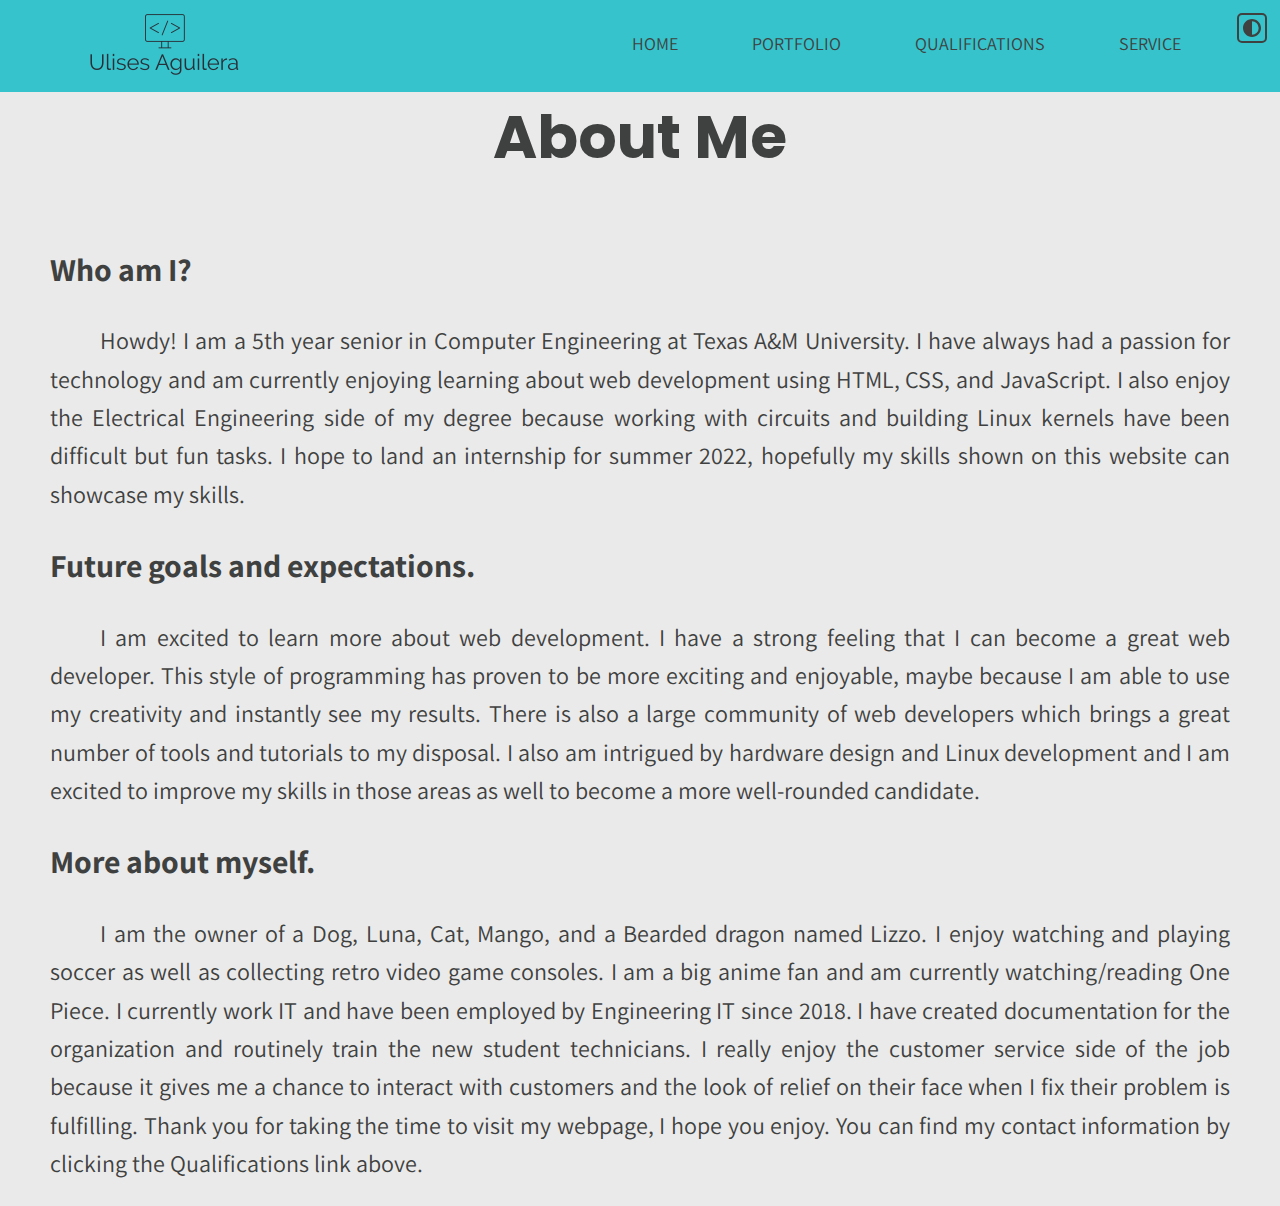
<file: index.html>
<!DOCTYPE html>
<html>

<head>
<title>About Me</title>
<meta http-equiv="Content-Type" content="text/html; charset=iso-8859-1">
<link rel="stylesheet" href="WebStyle.css">
</head>

<header>
  <div class="container">
    
    <img src="logo.png" alt="logo" class="logo">

    <nav>
      <ul>
        <li><a href="index.html">Home</a></li>
        <li><a href="portfolio.html">Portfolio</a></li>
        <li><a href="qualifications.html">Qualifications</a></li>
        <li><a href="service.html">Service</a></li> 
      </ul>
    </nav>

  </div>
</header>

<button 
  id="dark-mode-toggle" 
  class="dark-mode-toggle"
  aria-label="toggle dark mode"
>

  <svg 
    width="100%" 
    xmlns="http://www.w3.org/2000/svg" 
    viewBox="0 0 496 496"
  >
    <path 
      fill="currentColor" 
      d="M8,256C8,393,119,504,256,504S504,393,504,256,393,8,256,8,8,119,8,256ZM256,440V72a184,184,0,0,1,0,368Z"
      transform="translate(-8 -8)"
    />
  </svg>
</button>

<body> 
  <h1>About Me</h1>
  <h2>Who am I?</h2>
  <p class=indent>
    Howdy! I am a 5th year senior in Computer Engineering at Texas A&M University. I have always had a passion for technology and am currently enjoying learning about web development using HTML, CSS, and JavaScript. I also enjoy the Electrical Engineering side of my degree because working with circuits and building Linux kernels have been difficult but fun tasks. I hope to land an internship for summer 2022, hopefully my skills shown on this website can showcase my skills.
  </p>
  <h2>Future goals and expectations.</h2>
  <p class=indent>
    I am excited to learn more about web development. I have a strong feeling that I can become a great web developer. This style of programming has proven to be more exciting and enjoyable, maybe because I am able to use my creativity and instantly see my results. There is also a large community of web developers which brings a great number of tools and tutorials to my disposal. I also am intrigued by hardware design and Linux development and I am excited to improve my skills in those areas as well to become a more well-rounded candidate.
  </p>
  <h2>More about myself.</h2>
  <p class=indent>
    I am the owner of a Dog, Luna, Cat, Mango, and a Bearded dragon named Lizzo. I enjoy watching and playing soccer as well as collecting retro video game consoles. I am a big anime fan and am currently watching/reading One Piece. I currently work IT and have been employed by Engineering IT since 2018. I have created documentation for the organization and routinely train the new student technicians. I really enjoy the customer service side of the job because it gives me a chance to interact with customers and the look of relief on their face when I fix their problem is fulfilling. Thank you for taking the time to visit my webpage, I hope you enjoy. You can find my contact information by clicking the Qualifications link above.
  </p>

  <script src="toggle.js"></script>
</body>

</html>
</file>
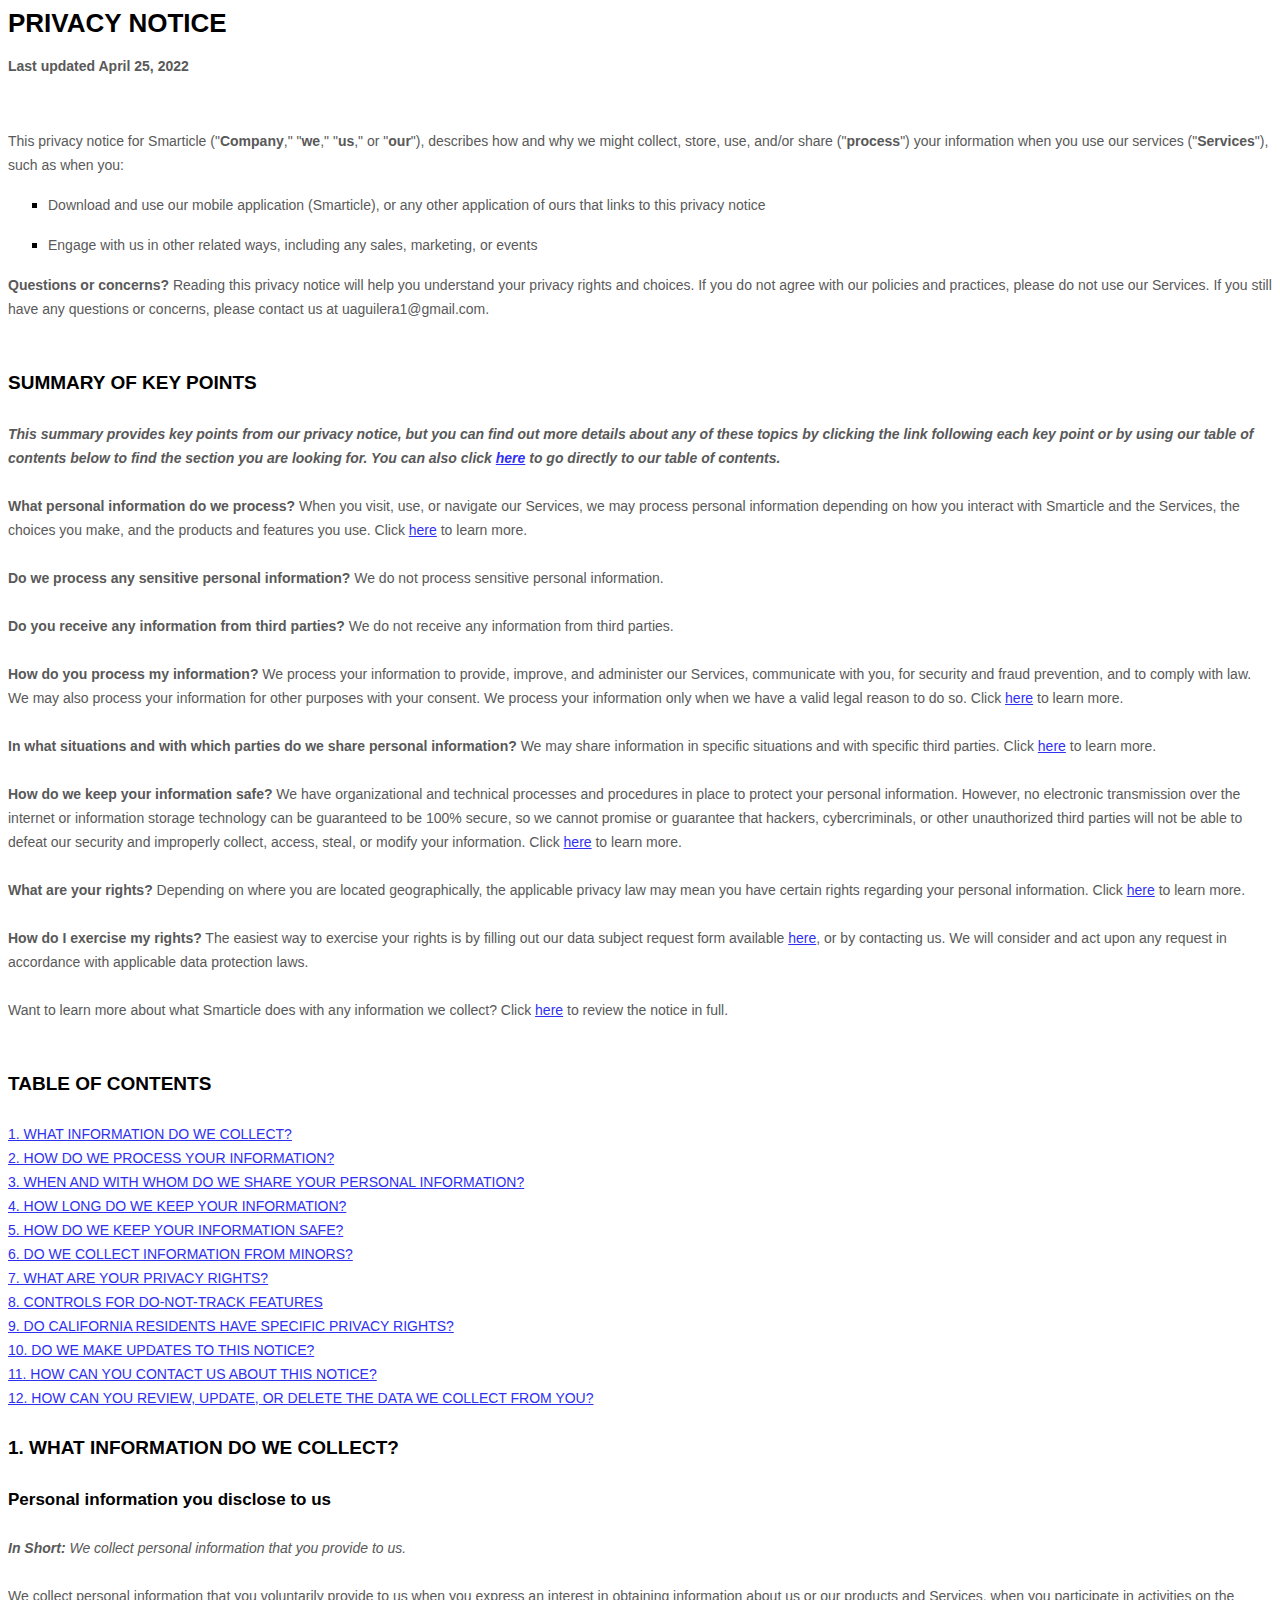
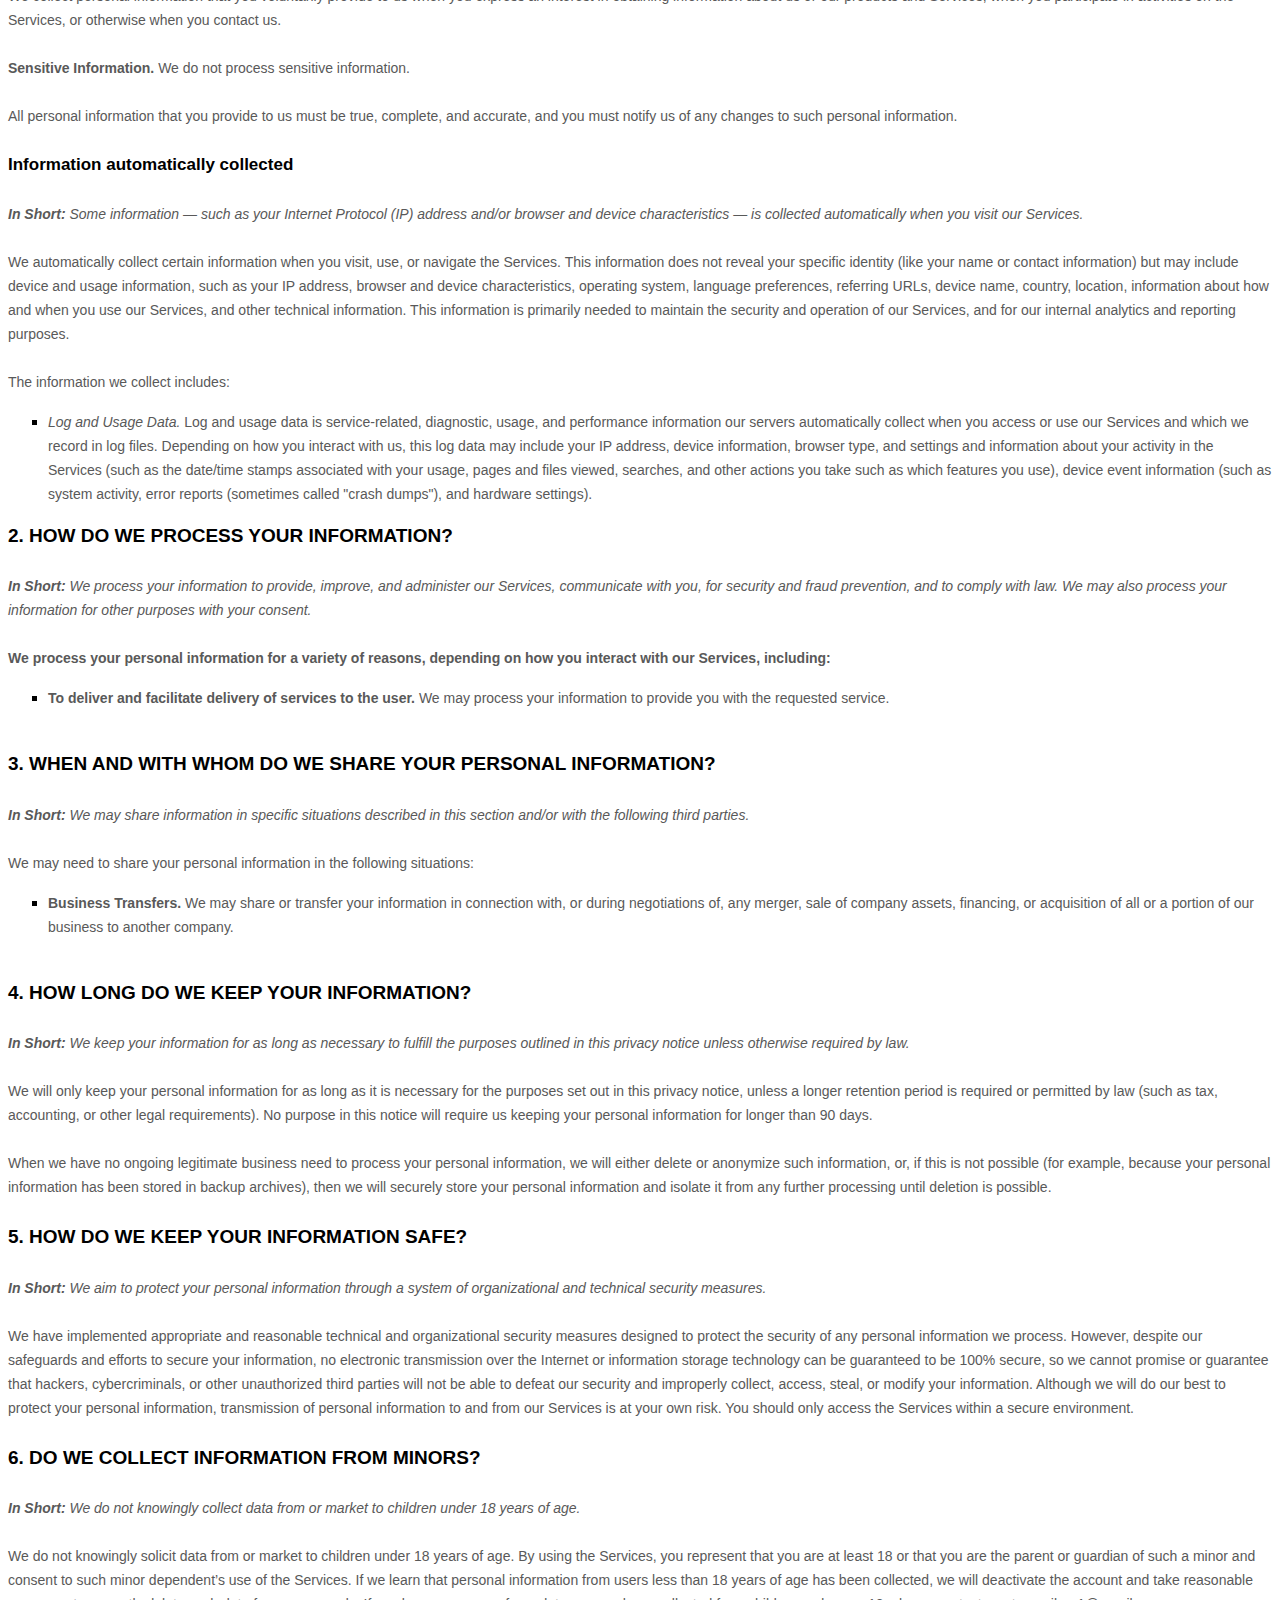
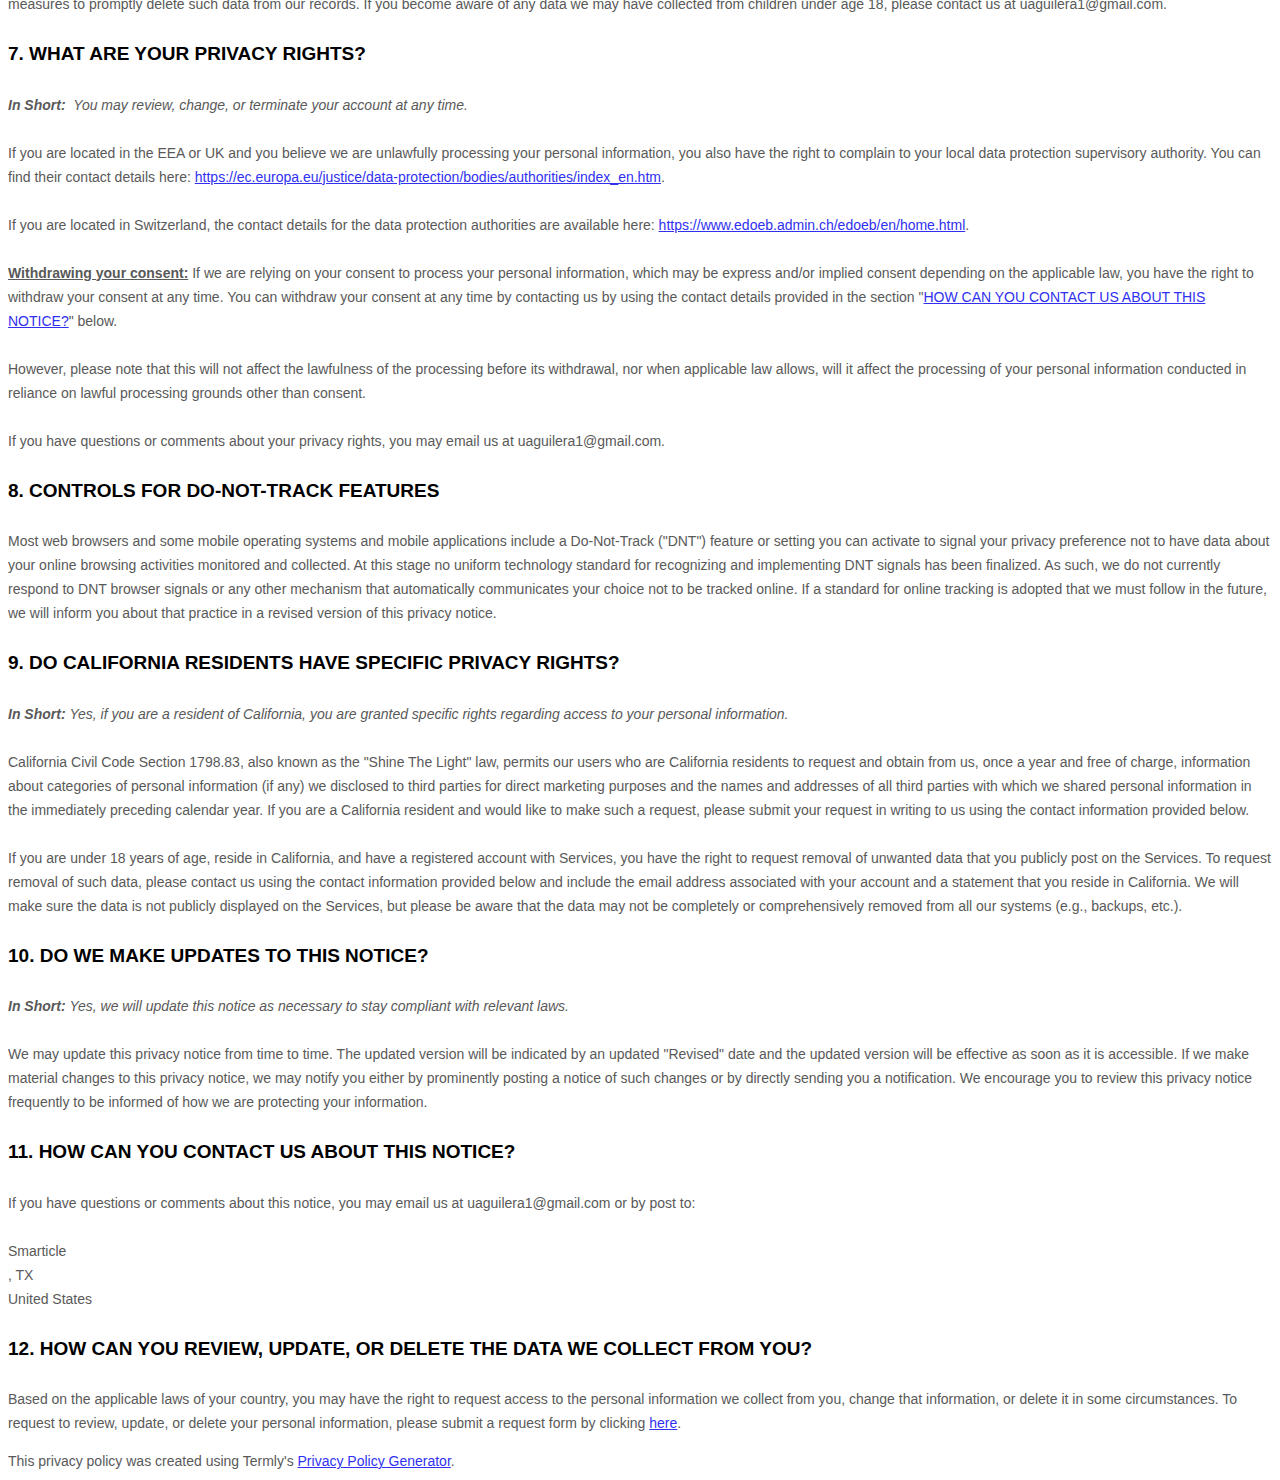
<file: hidden.html>
<!DOCTYPE html>
<html>

  <style>
    [data-custom-class='body'], [data-custom-class='body'] * {
            background: transparent !important;
          }
  [data-custom-class='title'], [data-custom-class='title'] * {
            font-family: Arial !important;
  font-size: 26px !important;
  color: #000000 !important;
          }
  [data-custom-class='subtitle'], [data-custom-class='subtitle'] * {
            font-family: Arial !important;
  color: #595959 !important;
  font-size: 14px !important;
          }
  [data-custom-class='heading_1'], [data-custom-class='heading_1'] * {
            font-family: Arial !important;
  font-size: 19px !important;
  color: #000000 !important;
          }
  [data-custom-class='heading_2'], [data-custom-class='heading_2'] * {
            font-family: Arial !important;
  font-size: 17px !important;
  color: #000000 !important;
          }
  [data-custom-class='body_text'], [data-custom-class='body_text'] * {
            color: #595959 !important;
  font-size: 14px !important;
  font-family: Arial !important;
          }
  [data-custom-class='link'], [data-custom-class='link'] * {
            color: #3030F1 !important;
  font-size: 14px !important;
  font-family: Arial !important;
  word-break: break-word !important;
          }
  </style>
  
        <div data-custom-class="body">
        <div><strong><span style="font-size: 26px;"><span data-custom-class="title">PRIVACY NOTICE</span></span></strong></div><div><br></div><div><span style="color: rgb(127, 127, 127);"><strong><span style="font-size: 15px;"><span data-custom-class="subtitle">Last updated <bdt class="question">April 25, 2022</bdt></span></span></strong></span></div><div><br></div><div><br></div><div><br></div><div style="line-height: 1.5;"><span style="color: rgb(127, 127, 127);"><span style="color: rgb(89, 89, 89); font-size: 15px;"><span data-custom-class="body_text">This privacy notice for <bdt class="question">Smarticle</bdt><span style="color: rgb(89, 89, 89);"><span data-custom-class="body_text"><bdt class="block-component"></bdt></span></span> ("<span style="color: rgb(89, 89, 89);"><span data-custom-class="body_text"><bdt class="block-component"></bdt></span></span><strong>Company</strong></span><span style="color: rgb(127, 127, 127);"><span style="color: rgb(89, 89, 89);"><span data-custom-class="body_text"><span style="color: rgb(89, 89, 89);"><span data-custom-class="body_text"><bdt class="statement-end-if-in-editor"><span data-custom-class="body_text"></span></bdt></span></span></span></span></span><span data-custom-class="body_text">," "<strong>we</strong>," "<strong>us</strong>," or "<strong>our</strong>"), describes how and why we might collect, store, use, and/or share ("<strong>process</strong>") your information when you use our services ("<strong>Services</strong>"), such as when you:</span></span></span><span style="font-size: 15px;"><span style="color: rgb(127, 127, 127);"><span data-custom-class="body_text"><span style="color: rgb(89, 89, 89);"><span data-custom-class="body_text"><bdt class="block-component"></bdt></span></span></span></span></span></span></span></span></li></ul><div><bdt class="block-component"><span style="font-size: 15px;"><span style="font-size: 15px;"><span style="color: rgb(127, 127, 127);"><span data-custom-class="body_text"><span style="color: rgb(89, 89, 89);"><span data-custom-class="body_text"><bdt class="block-component"></bdt></span></span></span></span></span></span></bdt></div><ul><li style="line-height: 1.5;"><span style="font-size: 15px; color: rgb(89, 89, 89);"><span style="font-size: 15px; color: rgb(89, 89, 89);"><span data-custom-class="body_text">Download and use<bdt class="block-component"></bdt> our mobile application<bdt class="block-component"></bdt> (<bdt class="question">Smarticle)<span style="font-size: 15px; color: rgb(89, 89, 89);"><span style="font-size: 15px; color: rgb(89, 89, 89);"><span data-custom-class="body_text"><span style="font-size: 15px;"><span style="color: rgb(89, 89, 89);"><span data-custom-class="body_text"><span style="font-size: 15px;"><span style="color: rgb(89, 89, 89);"><bdt class="statement-end-if-in-editor">,</bdt></span></span></span></span></span></span></span></span></bdt></span><span data-custom-class="body_text"><span style="font-size: 15px;"><span style="color: rgb(89, 89, 89);"><span data-custom-class="body_text"><span style="font-size: 15px;"><span style="color: rgb(89, 89, 89);"><bdt class="statement-end-if-in-editor"><bdt class="block-component"> or any other application of ours that links to this privacy notice</bdt></bdt></span></span></span></span></span></span></span></span></li></ul><div style="line-height: 1.5;"><span style="font-size: 15px;"><span style="color: rgb(127, 127, 127);"><span data-custom-class="body_text"><span style="color: rgb(89, 89, 89);"><span data-custom-class="body_text"><bdt class="block-component"></bdt></span></span></span></span></span></div><ul><li style="line-height: 1.5;"><span style="font-size: 15px; color: rgb(89, 89, 89);"><span style="font-size: 15px; color: rgb(89, 89, 89);"><span data-custom-class="body_text">Engage with us in other related ways, including any sales, marketing, or events<span style="font-size: 15px;"><span style="color: rgb(89, 89, 89);"><span data-custom-class="body_text"><span style="font-size: 15px;"><span style="color: rgb(89, 89, 89);"><bdt class="statement-end-if-in-editor"></bdt></span></span></span></span></span></span></span></span></li></ul><div style="line-height: 1.5;"><span style="font-size: 15px;"><span style="color: rgb(127, 127, 127);"><span data-custom-class="body_text"><strong>Questions or concerns? </strong>Reading this privacy notice will help you understand your privacy rights and choices. If you do not agree with our policies and practices, please do not use our Services. If you still have any questions or concerns, please contact us at <bdt class="question">uaguilera1@gmail.com</bdt>.</span></span></span></div><div style="line-height: 1.5;"><br></div><div style="line-height: 1.5;"><br></div><div style="line-height: 1.5;"><strong><span style="font-size: 15px;"><span data-custom-class="heading_1">SUMMARY OF KEY POINTS</span></span></strong></div><div style="line-height: 1.5;"><br></div><div style="line-height: 1.5;"><span style="font-size: 15px;"><span data-custom-class="body_text"><strong><em>This summary provides key points from our privacy notice, but you can find out more details about any of these topics by clicking the link following each key point or by using our table of contents below to find the section you are looking for. You can also click </em></strong></span></span><a data-custom-class="link" href="#toc"><span style="font-size: 15px;"><span data-custom-class="body_text"><strong><em>here</em></strong></span></span></a><span style="font-size: 15px;"><span data-custom-class="body_text"><strong><em> to go directly to our table of contents.</em></strong></span></span></div><div style="line-height: 1.5;"><br></div><div style="line-height: 1.5;"><span style="font-size: 15px;"><span data-custom-class="body_text"><strong>What personal information do we process?</strong> When you visit, use, or navigate our Services, we may process personal information depending on how you interact with <bdt class="block-component"></bdt><bdt class="question">Smarticle</bdt><bdt class="statement-end-if-in-editor"></bdt> and the Services, the choices you make, and the products and features you use. Click </span></span><a data-custom-class="link" href="#personalinfo"><span style="font-size: 15px;"><span data-custom-class="body_text">here</span></span></a><span style="font-size: 15px;"><span data-custom-class="body_text"> to learn more.</span></span></div><div style="line-height: 1.5;"><br></div><div style="line-height: 1.5;"><span style="font-size: 15px;"><span data-custom-class="body_text"><strong>Do we process any sensitive personal information?</strong> <bdt class="block-component"></bdt>We do not process sensitive personal information.<bdt class="else-block"></bdt></span></span></div><div style="line-height: 1.5;"><br></div><div style="line-height: 1.5;"><span style="font-size: 15px;"><span data-custom-class="body_text"><strong>Do you receive any information from third parties?</strong> <bdt class="block-component"></bdt>We do not receive any information from third parties.<bdt class="else-block"></bdt></span></span></div><div style="line-height: 1.5;"><br></div><div style="line-height: 1.5;"><span style="font-size: 15px;"><span data-custom-class="body_text"><strong>How do you process my information?</strong> We process your information to provide, improve, and administer our Services, communicate with you, for security and fraud prevention, and to comply with law. We may also process your information for other purposes with your consent. We process your information only when we have a valid legal reason to do so. Click </span></span><a data-custom-class="link" href="#infouse"><span style="font-size: 15px;"><span data-custom-class="body_text">here</span></span></a><span style="font-size: 15px;"><span data-custom-class="body_text"> to learn more.</span></span></div><div style="line-height: 1.5;"><br></div><div style="line-height: 1.5;"><span style="font-size: 15px;"><span data-custom-class="body_text"><strong>In what situations and with which <bdt class="block-component"></bdt>parties do we share personal information?</strong> We may share information in specific situations and with specific <bdt class="block-component"></bdt>third parties. Click </span></span><a data-custom-class="link" href="#whoshare"><span style="font-size: 15px;"><span data-custom-class="body_text">here</span></span></a><span style="font-size: 15px;"><span data-custom-class="body_text"> to learn more.<bdt class="block-component"></bdt></span></span></div><div style="line-height: 1.5;"><br></div><div style="line-height: 1.5;"><span style="font-size: 15px;"><span data-custom-class="body_text"><strong>How do we keep your information safe?</strong> We have organizational and technical processes and procedures in place to protect your personal information. However, no electronic transmission over the internet or information storage technology can be guaranteed to be 100% secure, so we cannot promise or guarantee that hackers, cybercriminals, or other unauthorized third parties will not be able to defeat our security and improperly collect, access, steal, or modify your information. Click </span></span><a data-custom-class="link" href="#infosafe"><span style="font-size: 15px;"><span data-custom-class="body_text">here</span></span></a><span style="font-size: 15px;"><span data-custom-class="body_text"> to learn more.<bdt class="statement-end-if-in-editor"></bdt></span></span></div><div style="line-height: 1.5;"><br></div><div style="line-height: 1.5;"><span style="font-size: 15px;"><span data-custom-class="body_text"><strong>What are your rights?</strong> Depending on where you are located geographically, the applicable privacy law may mean you have certain rights regarding your personal information. Click </span></span><a data-custom-class="link" href="#privacyrights"><span style="font-size: 15px;"><span data-custom-class="body_text">here</span></span></a><span style="font-size: 15px;"><span data-custom-class="body_text"> to learn more.</span></span></div><div style="line-height: 1.5;"><br></div><div style="line-height: 1.5;"><span style="font-size: 15px;"><span data-custom-class="body_text"><strong>How do I exercise my rights?</strong> The easiest way to exercise your rights is by filling out our data subject request form available <bdt class="block-component"></bdt></span></span><a data-custom-class="link" href="https://app.termly.io/notify/ad762e0c-e357-4299-8079-4eb087075a18" rel="noopener noreferrer" target="_blank"><span style="font-size: 15px;"><span data-custom-class="body_text">here</span></span></a><span style="font-size: 15px;"><span data-custom-class="body_text"><bdt class="block-component"></bdt>, or by contacting us. We will consider and act upon any request in accordance with applicable data protection laws.</span></span></div><div style="line-height: 1.5;"><br></div><div style="line-height: 1.5;"><span style="font-size: 15px;"><span data-custom-class="body_text">Want to learn more about what <bdt class="block-component"></bdt><bdt class="question">Smarticle</bdt><bdt class="statement-end-if-in-editor"></bdt> does with any information we collect? Click </span></span><a data-custom-class="link" href="#toc"><span style="font-size: 15px;"><span data-custom-class="body_text">here</span></span></a><span style="font-size: 15px;"><span data-custom-class="body_text"> to review the notice in full.</span></span></div><div style="line-height: 1.5;"><br></div><div style="line-height: 1.5;"><br></div><div id="toc" style="line-height: 1.5;"><span style="font-size: 15px;"><span style="color: rgb(127, 127, 127);"><span style="color: rgb(0, 0, 0);"><strong><span data-custom-class="heading_1">TABLE OF CONTENTS</span></strong></span></span></span></div><div style="line-height: 1.5;"><br></div><div style="line-height: 1.5;"><span style="font-size: 15px;"><a data-custom-class="link" href="#infocollect"><span style="color: rgb(89, 89, 89);">1. WHAT INFORMATION DO WE COLLECT?</span></a></span></div><div style="line-height: 1.5;"><span style="font-size: 15px;"><a data-custom-class="link" href="#infouse"><span style="color: rgb(89, 89, 89);">2. HOW DO WE PROCESS YOUR INFORMATION?<bdt class="block-component"></bdt></span></a></span></div><div style="line-height: 1.5;"><span style="font-size: 15px;"><span style="color: rgb(89, 89, 89);"><a data-custom-class="link" href="#whoshare">3. WHEN AND WITH WHOM DO WE SHARE YOUR PERSONAL INFORMATION?</a></span><span data-custom-class="body_text"><bdt class="block-component"></bdt></span></a><span style="color: rgb(127, 127, 127);"><span style="color: rgb(89, 89, 89);"><span data-custom-class="body_text"><span style="color: rgb(89, 89, 89);"><bdt class="block-component"></bdt></span></span><span data-custom-class="body_text"><span style="color: rgb(89, 89, 89);"><span style="color: rgb(89, 89, 89);"><span style="color: rgb(89, 89, 89);"><bdt class="block-component"></bdt></span></span><bdt class="block-component"></bdt></span></span></span></span></span></div><div style="line-height: 1.5;"><span style="font-size: 15px;"><a data-custom-class="link" href="#inforetain"><span style="color: rgb(89, 89, 89);">4. HOW LONG DO WE KEEP YOUR INFORMATION?</span></a><span style="color: rgb(127, 127, 127);"><span style="color: rgb(89, 89, 89);"><span data-custom-class="body_text"><span style="color: rgb(89, 89, 89);"><span style="color: rgb(89, 89, 89);"><bdt class="block-component"></bdt></span></span></span></span></span></span></div><div style="line-height: 1.5;"><span style="font-size: 15px;"><a data-custom-class="link" href="#infosafe"><span style="color: rgb(89, 89, 89);">5. HOW DO WE KEEP YOUR INFORMATION SAFE?</span></a><span style="color: rgb(127, 127, 127);"><span style="color: rgb(89, 89, 89);"><span data-custom-class="body_text"><span style="color: rgb(89, 89, 89);"><bdt class="statement-end-if-in-editor"></bdt><bdt class="block-component"></bdt></span></span></span></span></span></div><div style="line-height: 1.5;"><span style="font-size: 15px;"><a data-custom-class="link" href="#infominors"><span style="color: rgb(89, 89, 89);">6. DO WE COLLECT INFORMATION FROM MINORS?</span></a><span style="color: rgb(127, 127, 127);"><span style="color: rgb(89, 89, 89);"><span data-custom-class="body_text"><span style="color: rgb(89, 89, 89);"><bdt class="statement-end-if-in-editor"></bdt></span></span></span></span></span></div><div style="line-height: 1.5;"><span style="font-size: 15px;"><span style="color: rgb(89, 89, 89);"><a data-custom-class="link" href="#privacyrights">7. WHAT ARE YOUR PRIVACY RIGHTS?</a></span></span></div><div style="line-height: 1.5;"><span style="font-size: 15px;"><a data-custom-class="link" href="#DNT"><span style="color: rgb(89, 89, 89);">8. CONTROLS FOR DO-NOT-TRACK FEATURES</span></a></span></div><div style="line-height: 1.5;"><span style="font-size: 15px;"><a data-custom-class="link" href="#caresidents"><span style="color: rgb(89, 89, 89);">9. DO CALIFORNIA RESIDENTS HAVE SPECIFIC PRIVACY RIGHTS?</span></a></span></div><div style="line-height: 1.5;"><span style="font-size: 15px;"><a data-custom-class="link" href="#policyupdates"><span style="color: rgb(89, 89, 89);">10. DO WE MAKE UPDATES TO THIS NOTICE?</span></a></span></div><div style="line-height: 1.5;"><a data-custom-class="link" href="#contact"><span style="color: rgb(89, 89, 89); font-size: 15px;">11. HOW CAN YOU CONTACT US ABOUT THIS NOTICE?</span></a></div><div style="line-height: 1.5;"><a data-custom-class="link" href="#request"><span style="color: rgb(89, 89, 89);">12. HOW CAN YOU REVIEW, UPDATE, OR DELETE THE DATA WE COLLECT FROM YOU?</span></a></div><div style="line-height: 1.5;"><br></div><div id="infocollect" style="line-height: 1.5;"><span style="color: rgb(127, 127, 127);"><span style="color: rgb(89, 89, 89); font-size: 15px;"><span style="font-size: 15px; color: rgb(89, 89, 89);"><span style="font-size: 15px; color: rgb(89, 89, 89);"><span id="control" style="color: rgb(0, 0, 0);"><strong><span data-custom-class="heading_1">1. WHAT INFORMATION DO WE COLLECT?</span></strong></span></span></span></span></span></div><div style="line-height: 1.5;"><br></div><div id="personalinfo" style="line-height: 1.5;"><span data-custom-class="heading_2" style="color: rgb(0, 0, 0);"><span style="font-size: 15px;"><strong>Personal information you disclose to us</strong></span></span></div><div><div><br></div><div style="line-height: 1.5;"><span style="color: rgb(127, 127, 127);"><span style="color: rgb(89, 89, 89); font-size: 15px;"><span data-custom-class="body_text"><span style="font-size: 15px; color: rgb(89, 89, 89);"><span style="font-size: 15px; color: rgb(89, 89, 89);"><span data-custom-class="body_text"><strong><em>In Short:</em></strong></span></span></span></span><span data-custom-class="body_text"><span style="font-size: 15px; color: rgb(89, 89, 89);"><span style="font-size: 15px; color: rgb(89, 89, 89);"><span data-custom-class="body_text"><strong><em> </em></strong><em>We collect personal information that you provide to us.</em></span></span></span></span></span></span></div></div><div style="line-height: 1.5;"><br></div><div style="line-height: 1.5;"><span style="font-size: 15px; color: rgb(89, 89, 89);"><span style="font-size: 15px; color: rgb(89, 89, 89);"><span data-custom-class="body_text">We collect personal information that you voluntarily provide to us when you <span style="font-size: 15px;"><bdt class="block-component"></bdt></span></span><span data-custom-class="body_text">express an interest in obtaining information about us or our products and Services, when you participate in activities on the Services, or otherwise when you contact us.</span></span></span></span></div><div style="line-height: 1.5;"><br></div><div style="line-height: 1.5;"><span style="font-size: 15px; color: rgb(89, 89, 89);"><span style="font-size: 15px; color: rgb(89, 89, 89);"><span data-custom-class="body_text"><span style="font-size: 15px;"><bdt class="block-component"></bdt></span></span></span></span></span></div><div id="sensitiveinfo" style="line-height: 1.5;"><span style="font-size: 15px;"><span data-custom-class="body_text"><strong>Sensitive Information.</strong> <bdt class="block-component"></bdt>We do not process sensitive information.</span></span></div><div style="line-height: 1.5;"><br></div><div style="line-height: 1.5;"><span style="font-size: 15px;"><span data-custom-class="body_text"><bdt class="else-block"></bdt></span></span><span style="font-size: 15px; color: rgb(89, 89, 89);"><span style="font-size: 15px; color: rgb(89, 89, 89);"><span data-custom-class="body_text"><span style="font-size: 15px;"><span data-custom-class="body_text"><bdt class="block-component"><bdt class="block-component"></bdt></bdt></span></span></span></span><bdt class="block-component"> <bdt class="block-component"></span></span></bdt></div><div style="line-height: 1.5;"><span style="font-size: 15px; color: rgb(89, 89, 89);"><span style="font-size: 15px; color: rgb(89, 89, 89);"><span data-custom-class="body_text">All personal information that you provide to us must be true, complete, and accurate, and you must notify us of any changes to such personal information.</span></span></span></div><div style="line-height: 1.5;"><br></div><div style="line-height: 1.5;"><span style="font-size: 15px; color: rgb(89, 89, 89);"><span style="font-size: 15px; color: rgb(89, 89, 89);"><span data-custom-class="body_text"><bdt class="block-component"></bdt></span></span></span></div><div style="line-height: 1.5;"><span data-custom-class="heading_2" style="color: rgb(0, 0, 0);"><span style="font-size: 15px;"><strong>Information automatically collected</strong></span></span></div><div><div><br></div><div style="line-height: 1.5;"><span style="color: rgb(127, 127, 127);"><span style="color: rgb(89, 89, 89); font-size: 15px;"><span data-custom-class="body_text"><span style="font-size: 15px; color: rgb(89, 89, 89);"><span style="font-size: 15px; color: rgb(89, 89, 89);"><span data-custom-class="body_text"><strong><em>In Short:</em></strong></span></span></span></span><span data-custom-class="body_text"><span style="font-size: 15px; color: rgb(89, 89, 89);"><span style="font-size: 15px; color: rgb(89, 89, 89);"><span data-custom-class="body_text"><strong><em> </em></strong><em>Some information — such as your Internet Protocol (IP) address and/or browser and device characteristics — is collected automatically when you visit our Services.</em></span></span></span></span></span></span></div></div><div style="line-height: 1.5;"><br></div><div style="line-height: 1.5;"><span style="font-size: 15px; color: rgb(89, 89, 89);"><span style="font-size: 15px; color: rgb(89, 89, 89);"><span data-custom-class="body_text">We automatically collect certain information when you visit, use, or navigate the Services. This information does not reveal your specific identity (like your name or contact information) but may include device and usage information, such as your IP address, browser and device characteristics, operating system, language preferences, referring URLs, device name, country, location, information about how and when you use our Services, and other technical information. This information is primarily needed to maintain the security and operation of our Services, and for our internal analytics and reporting purposes.</span></span></span></div><div style="line-height: 1.5;"><br></div><div style="line-height: 1.5;"><span style="font-size: 15px; color: rgb(89, 89, 89);"><span style="font-size: 15px; color: rgb(89, 89, 89);"><span data-custom-class="body_text"><bdt class="block-component"></span></bdt></span></span></span><span style="font-size: 15px; color: rgb(89, 89, 89);"><span style="font-size: 15px; color: rgb(89, 89, 89);"><span data-custom-class="body_text"><bdt class="block-component"></bdt></span></span></span></div><div style="line-height: 1.5;"><span style="font-size: 15px; color: rgb(89, 89, 89);"><span style="font-size: 15px; color: rgb(89, 89, 89);"><span data-custom-class="body_text">The information we collect includes:<bdt class="block-component"></bdt></span></span></span></div><ul><li style="line-height: 1.5;"><span style="font-size: 15px; color: rgb(89, 89, 89);"><span style="font-size: 15px; color: rgb(89, 89, 89);"><span data-custom-class="body_text"><em>Log and Usage Data.</em> Log and usage data is service-related, diagnostic, usage, and performance information our servers automatically collect when you access or use our Services and which we record in log files. Depending on how you interact with us, this log data may include your IP address, device information, browser type, and settings and information about your activity in the Services<span style="font-size: 15px;"> </span>(such as the date/time stamps associated with your usage, pages and files viewed, searches, and other actions you take such as which features you use), device event information (such as system activity, error reports (sometimes called "crash dumps"), and hardware settings).<span style="font-size: 15px;"><span style="color: rgb(89, 89, 89);"><span data-custom-class="body_text"><span style="font-size: 15px;"><span style="color: rgb(89, 89, 89);"><bdt class="statement-end-if-in-editor"></bdt></span></span></span></span></span></span></span></span></li></ul><div style="line-height: 1.5;"><bdt class="block-component"><span style="font-size: 15px;"><span data-custom-class="body_text"></bdt></span></span></span></span></span></span></span></span></li></ul><div style="line-height: 1.5;"><bdt class="block-component"><span style="font-size: 15px;"><span data-custom-class="body_text"></bdt></span></span></span></span></span></span></span></span></li></ul><div><bdt class="block-component"><span style="font-size: 15px;"></bdt></bdt><bdt class="statement-end-if-in-editor"></bdt></bdt></span><span data-custom-class="body_text"><span style="color: rgb(89, 89, 89); font-size: 15px;"><span data-custom-class="body_text"><span style="color: rgb(89, 89, 89); font-size: 15px;"><span data-custom-class="body_text"><bdt class="statement-end-if-in-editor"><bdt class="block-component"></bdt></bdt></span></span></span></span></bdt></span></span></span></span></span></span></span></span><span style="font-size: 15px;"><span data-custom-class="body_text"><bdt class="block-component"></bdt></span></span></div><div id="infouse" style="line-height: 1.5;"><span style="color: rgb(127, 127, 127);"><span style="color: rgb(89, 89, 89); font-size: 15px;"><span style="font-size: 15px; color: rgb(89, 89, 89);"><span style="font-size: 15px; color: rgb(89, 89, 89);"><span id="control" style="color: rgb(0, 0, 0);"><strong><span data-custom-class="heading_1">2. HOW DO WE PROCESS YOUR INFORMATION?</span></strong></span></span></span></span></span></div><div><div style="line-height: 1.5;"><br></div><div style="line-height: 1.5;"><span style="color: rgb(127, 127, 127);"><span style="color: rgb(89, 89, 89); font-size: 15px;"><span data-custom-class="body_text"><span style="font-size: 15px; color: rgb(89, 89, 89);"><span style="font-size: 15px; color: rgb(89, 89, 89);"><span data-custom-class="body_text"><strong><em>In Short: </em></strong><em>We process your information to provide, improve, and administer our Services, communicate with you, for security and fraud prevention, and to comply with law. We may also process your information for other purposes with your consent.</em></span></span></span></span></span></span></div></div><div style="line-height: 1.5;"><br></div><div style="line-height: 1.5;"><span style="font-size: 15px; color: rgb(89, 89, 89);"><span style="font-size: 15px; color: rgb(89, 89, 89);"><span data-custom-class="body_text"><strong>We process your personal information for a variety of reasons, depending on how you interact with our Services, including:</strong><bdt class="block-component"></bdt></span></span></span></span></span></span></span></span></span></span></span></span></li></ul><div style="line-height: 1.5;"><span style="font-size: 15px; color: rgb(89, 89, 89);"><span style="font-size: 15px; color: rgb(89, 89, 89);"><span data-custom-class="body_text"><bdt class="block-component"></bdt></span></span></span></div><ul><li style="line-height: 1.5;"><span style="font-size: 15px; color: rgb(89, 89, 89);"><span style="font-size: 15px; color: rgb(89, 89, 89);"><span data-custom-class="body_text"><strong>To deliver and facilitate delivery of services to the user. </strong>We may process your information to provide you with the requested service.<span style="font-size: 15px; color: rgb(89, 89, 89);"><span style="font-size: 15px; color: rgb(89, 89, 89);"><span data-custom-class="body_text"><span style="font-size: 15px; color: rgb(89, 89, 89);"><span style="font-size: 15px; color: rgb(89, 89, 89);"><span data-custom-class="body_text"><span style="font-size: 15px;"><span style="color: rgb(89, 89, 89);"><span data-custom-class="body_text"><span style="font-size: 15px;"><span style="color: rgb(89, 89, 89);"><span data-custom-class="body_text"><bdt class="statement-end-if-in-editor"></bdt></span></span></span></span></span></span></span></span></span></span></span></span></span></span></span></li></ul><div style="line-height: 1.5;"><span style="font-size: 15px; color: rgb(89, 89, 89);"><span style="font-size: 15px; color: rgb(89, 89, 89);"><span data-custom-class="body_text"><bdt class="block-component"></bdt></span></span></span></span></span></span></span></span></span></span></span></span></span></span></span></span></span></span></span></span></span></li></ul><div style="line-height: 1.5;"><span style="font-size: 15px; color: rgb(89, 89, 89);"><span style="font-size: 15px; color: rgb(89, 89, 89);"><span data-custom-class="body_text"><bdt class="block-component"></bdt></span></span></span></span></span></span></span></span></span></span></span></span></li></ul><div style="line-height: 1.5;"><span style="font-size: 15px; color: rgb(89, 89, 89);"><span style="font-size: 15px; color: rgb(89, 89, 89);"><span data-custom-class="body_text"><bdt class="block-component"></bdt></span></span></span></li></ul><div style="line-height: 1.5;"><bdt class="block-component"><span style="font-size: 15px;"></bdt></span></span></span></span></span></span></li></ul><div style="line-height: 1.5;"><bdt class="block-component"><span style="font-size: 15px;"></bdt></span></span></span></span></span></span></span></span></span></li></ul><div style="line-height: 1.5;"><bdt class="block-component"><span style="font-size: 15px;"></bdt></span></span></span></span></span></span></span></span></span></span></span></span></li></ul><div style="line-height: 1.5;"><bdt class="block-component"><span style="font-size: 15px;"><span data-custom-class="body_text"></span></span></bdt></li></ul><p style="font-size: 15px; line-height: 1.5;"><bdt class="block-component"><span style="font-size: 15px;"></bdt></span></span></span></span></span></span></span></span></span></span></span></li></ul><p style="font-size: 15px; line-height: 1.5;"><bdt class="block-component"><span style="font-size: 15px;"></bdt></span></span></span></span></span></span></span></span></span></span></span></li></ul><p style="font-size: 15px; line-height: 1.5;"><bdt class="block-component"></bdt></span></span></span></span></span></span></span></span></span></span></span></li></ul><p style="font-size: 15px; line-height: 1.5;"><bdt class="block-component"></bdt></span></span></span></span></span></span></span></span></span></span></span></li></ul><div style="line-height: 1.5;"><bdt class="block-component"><span style="font-size: 15px;"></bdt></span></span></span></span></span></span></span></span></span></span></span></span></li></ul><div style="line-height: 1.5;"><bdt class="block-component"><span style="font-size: 15px;"></bdt></span></span></span></li></ul><div style="line-height: 1.5;"><bdt class="block-component"><span style="font-size: 15px;"></bdt></span></span></span></li></ul><div style="line-height: 1.5;"><span style="font-size: 15px;"><bdt class="block-component"><span data-custom-class="body_text"></span></bdt></span></li></ul><div style="line-height: 1.5;"><bdt class="block-component"><span style="font-size: 15px;"><span data-custom-class="body_text"></bdt></span></span></li></ul><div style="line-height: 1.5;"><bdt class="block-component"><span style="font-size: 15px;"><span data-custom-class="body_text"></span></span></bdt></li></ul><div style="line-height: 1.5;"><bdt class="block-component"><span style="font-size: 15px;"><span data-custom-class="body_text"></span></span></bdt></li></ul><div style="line-height: 1.5;"><bdt class="block-component"><span style="font-size: 15px;"><span data-custom-class="body_text"></span></span></bdt></li></ul><div style="line-height: 1.5;"><bdt class="block-component"><span style="font-size: 15px;"><span data-custom-class="body_text"></span></span></bdt></li></ul><div style="line-height: 1.5;"><bdt class="block-component"><span style="font-size: 15px;"><span data-custom-class="body_text"></span></span></bdt></li></ul><div style="line-height: 1.5;"><bdt class="block-component"><span style="font-size: 15px;"><span data-custom-class="body_text"></span></span></bdt></li></ul><div style="line-height: 1.5;"><bdt class="block-component"><span style="font-size: 15px;"><span data-custom-class="body_text"></bdt></span></span></li></ul><div style="line-height: 1.5;"><bdt class="block-component"><span style="font-size: 15px;"><span data-custom-class="body_text"></bdt></span></span></li></ul><div style="line-height: 1.5;"><bdt class="block-component"><span style="font-size: 15px;"><span data-custom-class="body_text"></bdt></span></span></li></ul><div style="line-height: 1.5;"><bdt class="block-component"><span style="font-size: 15px;"><span data-custom-class="body_text"></span></span></bdt></li></ul><div style="line-height: 1.5;"><bdt class="block-component"><span style="font-size: 15px;"><span data-custom-class="body_text"></span></span></bdt><bdt class="block-component"><span style="font-size: 15px;"><span data-custom-class="body_text"></bdt></span></span><bdt class="block-component"><span style="font-size: 15px;"><span data-custom-class="body_text"></span></span></bdt><bdt class="block-component"><span style="font-size: 15px;"><span data-custom-class="body_text"></span></span></bdt></div><div style="line-height: 1.5;"><br></div><div id="whoshare" style="line-height: 1.5;"><span style="color: rgb(127, 127, 127);"><span style="color: rgb(89, 89, 89); font-size: 15px;"><span style="font-size: 15px; color: rgb(89, 89, 89);"><span style="font-size: 15px; color: rgb(89, 89, 89);"><span id="control" style="color: rgb(0, 0, 0);"><strong><span data-custom-class="heading_1">3. WHEN AND WITH WHOM DO WE SHARE YOUR PERSONAL INFORMATION?</span></strong></span></span></span></span></span></div><div style="line-height: 1.5;"><br></div><div style="line-height: 1.5;"><span style="font-size: 15px; color: rgb(89, 89, 89);"><span style="font-size: 15px; color: rgb(89, 89, 89);"><span data-custom-class="body_text"><strong><em>In Short:</em></strong><em> We may share information in specific situations described in this section and/or with the following <bdt class="block-component"></bdt>third parties.</em></span></span></span></div><div style="line-height: 1.5;"><br></div><div style="line-height: 1.5;"><span style="font-size: 15px; color: rgb(89, 89, 89);"><span style="font-size: 15px; color: rgb(89, 89, 89);"><span data-custom-class="body_text"><bdt class="block-component"></span></div><div style="line-height: 1.5;"><span style="font-size: 15px;"><span data-custom-class="body_text">We <bdt class="block-component"></bdt> may need to share your personal information in the following situations:</span></span></div><ul><li style="line-height: 1.5;"><span style="font-size: 15px;"><span data-custom-class="body_text"><strong>Business Transfers.</strong> We may share or transfer your information in connection with, or during negotiations of, any merger, sale of company assets, financing, or acquisition of all or a portion of our business to another company.</span></span></li></ul><div style="line-height: 1.5;"><span style="font-size: 15px;"><span data-custom-class="body_text"><bdt class="block-component"></bdt></span></span></li></ul><div style="line-height: 1.5;"><span style="font-size: 15px;"><bdt class="block-component"><span data-custom-class="body_text"></span></bdt></span></li></ul><div style="line-height: 1.5;"><bdt class="block-component"><span style="font-size: 15px;"><span data-custom-class="body_text"></span></span></bdt></li></ul><div style="line-height: 1.5;"><bdt class="block-component"><span style="font-size: 15px;"><span data-custom-class="body_text"></bdt></span></span></li></ul><div style="line-height: 1.5;"><bdt class="block-component"><span style="font-size: 15px;"><span data-custom-class="body_text"></span></span></bdt><span data-custom-class="body_text"><span style="font-size: 15px;"><bdt class="block-component"></bdt></span></span><bdt class="statement-end-if-in-editor"><span style="font-size: 15px;"><span data-custom-class="body_text"></span></span></bdt></li></ul><div style="line-height: 1.5;"><bdt class="block-component"><span style="font-size: 15px;"><span data-custom-class="body_text"></span></span></bdt><span style="color: rgb(89, 89, 89); font-size: 15px;"><span style="font-size: 15px;"><span style="color: rgb(89, 89, 89);"><span style="font-size: 15px;"><span style="color: rgb(89, 89, 89);"><bdt class="block-component"><span data-custom-class="heading_1"></bdt></span></span></span></span></span></span></span></span><span data-custom-class="body_text"><span style="color: rgb(89, 89, 89); font-size: 15px;"><span style="color: rgb(89, 89, 89); font-size: 15px;"><span style="color: rgb(89, 89, 89); font-size: 15px;"><span style="font-size: 15px;"><span style="color: rgb(89, 89, 89);"><span style="font-size: 15px;"><span style="color: rgb(89, 89, 89);"><span data-custom-class="body_text"><bdt class="block-component"></bdt></span><bdt class="block-component"><span data-custom-class="body_text"><bdt class="block-component"></bdt></span></span></span></span></span></span></span></span></span></span></span></span></span></div><div style="line-height: 1.5;"><br></div><div id="inforetain" style="line-height: 1.5;"><span style="color: rgb(127, 127, 127);"><span style="color: rgb(89, 89, 89); font-size: 15px;"><span style="font-size: 15px; color: rgb(89, 89, 89);"><span style="font-size: 15px; color: rgb(89, 89, 89);"><span id="control" style="color: rgb(0, 0, 0);"><strong><span data-custom-class="heading_1">4. HOW LONG DO WE KEEP YOUR INFORMATION?</span></strong></span></span></span></span></span></div><div style="line-height: 1.5;"><br></div><div style="line-height: 1.5;"><span style="font-size: 15px; color: rgb(89, 89, 89);"><span style="font-size: 15px; color: rgb(89, 89, 89);"><span data-custom-class="body_text"><strong><em>In Short: </em></strong><em>We keep your information for as long as necessary to fulfill the purposes outlined in this privacy notice unless otherwise required by law.</em></span></span></span></div><div style="line-height: 1.5;"><br></div><div style="line-height: 1.5;"><span style="font-size: 15px; color: rgb(89, 89, 89);"><span style="font-size: 15px; color: rgb(89, 89, 89);"><span data-custom-class="body_text">We will only keep your personal information for as long as it is necessary for the purposes set out in this privacy notice, unless a longer retention period is required or permitted by law (such as tax, accounting, or other legal requirements). No purpose in this notice will require us keeping your personal information for longer than <span style="font-size: 15px;"><span style="color: rgb(89, 89, 89);"><span data-custom-class="body_text"><bdt class="block-component"></bdt><bdt class="question">90 days</bdt><bdt class="statement-end-if-in-editor"></bdt></span></span></span>.</span></span></span></div><div style="line-height: 1.5;"><br></div><div style="line-height: 1.5;"><span style="font-size: 15px; color: rgb(89, 89, 89);"><span style="font-size: 15px; color: rgb(89, 89, 89);"><span data-custom-class="body_text">When we have no ongoing legitimate business need to process your personal information, we will either delete or anonymize such information, or, if this is not possible (for example, because your personal information has been stored in backup archives), then we will securely store your personal information and isolate it from any further processing until deletion is possible.<span style="color: rgb(89, 89, 89);"><bdt class="block-component"></bdt></span></span></span></span></div><div style="line-height: 1.5;"><br></div><div id="infosafe" style="line-height: 1.5;"><span style="color: rgb(127, 127, 127);"><span style="color: rgb(89, 89, 89); font-size: 15px;"><span style="font-size: 15px; color: rgb(89, 89, 89);"><span style="font-size: 15px; color: rgb(89, 89, 89);"><span id="control" style="color: rgb(0, 0, 0);"><strong><span data-custom-class="heading_1">5. HOW DO WE KEEP YOUR INFORMATION SAFE?</span></strong></span></span></span></span></span></div><div style="line-height: 1.5;"><br></div><div style="line-height: 1.5;"><span style="font-size: 15px; color: rgb(89, 89, 89);"><span style="font-size: 15px; color: rgb(89, 89, 89);"><span data-custom-class="body_text"><strong><em>In Short: </em></strong><em>We aim to protect your personal information through a system of organizational and technical security measures.</em></span></span></span></div><div style="line-height: 1.5;"><br></div><div style="line-height: 1.5;"><span style="font-size: 15px; color: rgb(89, 89, 89);"><span style="font-size: 15px; color: rgb(89, 89, 89);"><span data-custom-class="body_text">We have implemented appropriate and reasonable technical and organizational security measures designed to protect the security of any personal information we process. However, despite our safeguards and efforts to secure your information, no electronic transmission over the Internet or information storage technology can be guaranteed to be 100% secure, so we cannot promise or guarantee that hackers, cybercriminals, or other unauthorized third parties will not be able to defeat our security and improperly collect, access, steal, or modify your information. Although we will do our best to protect your personal information, transmission of personal information to and from our Services is at your own risk. You should only access the Services within a secure environment.<span style="color: rgb(89, 89, 89);"><bdt class="statement-end-if-in-editor"></bdt></span><span style="color: rgb(89, 89, 89); font-size: 15px;"><span data-custom-class="body_text"><bdt class="block-component"></bdt></span></span></span></span></span></div><div style="line-height: 1.5;"><br></div><div id="infominors" style="line-height: 1.5;"><span style="color: rgb(127, 127, 127);"><span style="color: rgb(89, 89, 89); font-size: 15px;"><span style="font-size: 15px; color: rgb(89, 89, 89);"><span style="font-size: 15px; color: rgb(89, 89, 89);"><span id="control" style="color: rgb(0, 0, 0);"><strong><span data-custom-class="heading_1">6. DO WE COLLECT INFORMATION FROM MINORS?</span></strong></span></span></span></span></span></div><div style="line-height: 1.5;"><br></div><div style="line-height: 1.5;"><span style="font-size: 15px; color: rgb(89, 89, 89);"><span style="font-size: 15px; color: rgb(89, 89, 89);"><span data-custom-class="body_text"><strong><em>In Short:</em></strong><em> We do not knowingly collect data from or market to children under 18 years of age.</em></span></span></span></div><div style="line-height: 1.5;"><br></div><div style="line-height: 1.5;"><span style="font-size: 15px; color: rgb(89, 89, 89);"><span style="font-size: 15px; color: rgb(89, 89, 89);"><span data-custom-class="body_text">We do not knowingly solicit data from or market to children under 18 years of age. By using the Services, you represent that you are at least 18 or that you are the parent or guardian of such a minor and consent to such minor dependent’s use of the Services. If we learn that personal information from users less than 18 years of age has been collected, we will deactivate the account and take reasonable measures to promptly delete such data from our records. If you become aware of any data we may have collected from children under age 18, please contact us at <span style="color: rgb(89, 89, 89); font-size: 15px;"><span data-custom-class="body_text"><bdt class="block-component"></bdt><bdt class="question">uaguilera1@gmail.com</bdt><bdt class="else-block"></bdt></span></span>.<span style="color: rgb(89, 89, 89); font-size: 15px;"><span style="color: rgb(89, 89, 89); font-size: 15px;"><span data-custom-class="body_text"><bdt class="statement-end-if-in-editor"></bdt></span></span></span></span></span></span></div><div style="line-height: 1.5;"><br></div><div id="privacyrights" style="line-height: 1.5;"><span style="color: rgb(127, 127, 127);"><span style="color: rgb(89, 89, 89); font-size: 15px;"><span style="font-size: 15px; color: rgb(89, 89, 89);"><span style="font-size: 15px; color: rgb(89, 89, 89);"><span id="control" style="color: rgb(0, 0, 0);"><strong><span data-custom-class="heading_1">7. WHAT ARE YOUR PRIVACY RIGHTS?</span></strong></span></span></span></span></span></div><div style="line-height: 1.5;"><br></div><div style="line-height: 1.5;"><span style="font-size: 15px; color: rgb(89, 89, 89);"><span style="font-size: 15px; color: rgb(89, 89, 89);"><span data-custom-class="body_text"><strong><em>In Short:</em></strong><em> <span style="color: rgb(89, 89, 89);"><span style="font-size: 15px;"><span data-custom-class="body_text"><em><bdt class="block-component"></bdt></em></span></span> </span>You may review, change, or terminate your account at any time.</em><span style="color: rgb(89, 89, 89);"><span style="font-size: 15px;"><bdt class="block-component"></bdt></span></span></span></span></span></span></span></span></div><div style="line-height: 1.5;"><span style="font-size: 15px; color: rgb(89, 89, 89);"> </span></div><div style="line-height: 1.5;"><span style="font-size: 15px; color: rgb(89, 89, 89);"><span style="font-size: 15px; color: rgb(89, 89, 89);"><span data-custom-class="body_text">If you are located in the EEA or UK and you believe we are unlawfully processing your personal information, you also have the right to complain to your local data protection supervisory authority. You can find their contact details here: <span style="font-size: 15px;"><span style="color: rgb(89, 89, 89);"><span data-custom-class="body_text"><span style="color: rgb(48, 48, 241);"><span data-custom-class="body_text"><a data-custom-class="link" href="https://ec.europa.eu/justice/data-protection/bodies/authorities/index_en.htm" rel="noopener noreferrer" target="_blank"><span style="font-size: 15px;">https://ec.europa.eu/justice/data-protection/bodies/authorities/index_en.htm</span></a></span></span></span></span></span>.</span></span></span></div><div style="line-height: 1.5;"><br></div><div style="line-height: 1.5;"><span style="font-size: 15px; color: rgb(89, 89, 89);"><span style="font-size: 15px; color: rgb(89, 89, 89);"><span data-custom-class="body_text">If you are located in Switzerland, the contact details for the data protection authorities are available here: <span style="font-size: 15px;"><span style="color: rgb(89, 89, 89);"><span data-custom-class="body_text"><span style="color: rgb(48, 48, 241);"><span data-custom-class="body_text"><span style="font-size: 15px;"><a data-custom-class="link" href="https://www.edoeb.admin.ch/edoeb/en/home.html" rel="noopener noreferrer" target="_blank">https://www.edoeb.admin.ch/edoeb/en/home.html</a></span></span></span></span></span></span>.</span></span></span></div><div style="line-height: 1.5;"><br></div><div id="withdrawconsent" style="line-height: 1.5;"><span style="font-size: 15px; color: rgb(89, 89, 89);"><span style="font-size: 15px; color: rgb(89, 89, 89);"><span data-custom-class="body_text"><strong><u>Withdrawing your consent:</u></strong> If we are relying on your consent to process your personal information,<bdt class="block-component"></bdt> which may be express and/or implied consent depending on the applicable law,<bdt class="statement-end-if-in-editor"></bdt> you have the right to withdraw your consent at any time. You can withdraw your consent at any time by contacting us by using the contact details provided in the section "</span></span></span><a data-custom-class="link" href="#contact"><span style="font-size: 15px; color: rgb(89, 89, 89);"><span style="font-size: 15px; color: rgb(89, 89, 89);"><span data-custom-class="body_text">HOW CAN YOU CONTACT US ABOUT THIS NOTICE?</span></span></span></a><span style="font-size: 15px; color: rgb(89, 89, 89);"><span style="font-size: 15px; color: rgb(89, 89, 89);"><span data-custom-class="body_text">" below<bdt class="block-component"></bdt>.</span></span></span></div><div style="line-height: 1.5;"><br></div><div style="line-height: 1.5;"><span style="font-size: 15px;"><span data-custom-class="body_text">However, please note that this will not affect the lawfulness of the processing before its withdrawal, nor<bdt class="block-component"></bdt> when applicable law allows,<bdt class="statement-end-if-in-editor"></bdt> will it affect the processing of your personal information conducted in reliance on lawful processing grounds other than consent.<bdt class="block-component"></bdt></span></span><bdt class="block-component"><span style="font-size: 15px;"><span data-custom-class="body_text"></span></span></bdt><span style="font-size: 15px; color: rgb(89, 89, 89);"><span style="font-size: 15px; color: rgb(89, 89, 89);"><span data-custom-class="body_text"><span style="font-size: 15px;"><span style="color: rgb(89, 89, 89);"><span style="font-size: 15px;"><span style="color: rgb(89, 89, 89);"><span data-custom-class="body_text"><span style="font-size: 15px;"><span style="color: rgb(89, 89, 89);"><bdt class="block-component"></bdt></span></span></span></span></span></span></span></span></span></span></span></span><bdt class="block-component"><span style="font-size: 15px;"><span data-custom-class="body_text"></span></span></bdt></div><div style="line-height: 1.5;"><br></div><div style="line-height: 1.5;"><span data-custom-class="body_text"><span style="font-size: 15px;">If you have questions or comments about your privacy rights, you may email us at <bdt class="question">uaguilera1@gmail.com</bdt>.</span></span><bdt class="statement-end-if-in-editor"><span style="font-size: 15px;"><span data-custom-class="body_text"></span></span></bdt></div><div style="line-height: 1.5;"><br></div><div id="DNT" style="line-height: 1.5;"><span style="color: rgb(127, 127, 127);"><span style="color: rgb(89, 89, 89); font-size: 15px;"><span style="font-size: 15px; color: rgb(89, 89, 89);"><span style="font-size: 15px; color: rgb(89, 89, 89);"><span id="control" style="color: rgb(0, 0, 0);"><strong><span data-custom-class="heading_1">8. CONTROLS FOR DO-NOT-TRACK FEATURES</span></strong></span></span></span></span></span></div><div style="line-height: 1.5;"><br></div><div style="line-height: 1.5;"><span style="font-size: 15px; color: rgb(89, 89, 89);"><span style="font-size: 15px; color: rgb(89, 89, 89);"><span data-custom-class="body_text">Most web browsers and some mobile operating systems and mobile applications include a Do-Not-Track ("DNT") feature or setting you can activate to signal your privacy preference not to have data about your online browsing activities monitored and collected. At this stage no uniform technology standard for recognizing and implementing DNT signals has been finalized. As such, we do not currently respond to DNT browser signals or any other mechanism that automatically communicates your choice not to be tracked online. If a standard for online tracking is adopted that we must follow in the future, we will inform you about that practice in a revised version of this privacy notice.</span></span></span></div><div style="line-height: 1.5;"><br></div><div id="caresidents" style="line-height: 1.5;"><span style="color: rgb(127, 127, 127);"><span style="color: rgb(89, 89, 89); font-size: 15px;"><span style="font-size: 15px; color: rgb(89, 89, 89);"><span style="font-size: 15px; color: rgb(89, 89, 89);"><span id="control" style="color: rgb(0, 0, 0);"><strong><span data-custom-class="heading_1">9. DO CALIFORNIA RESIDENTS HAVE SPECIFIC PRIVACY RIGHTS?</span></strong></span></span></span></span></span></div><div style="line-height: 1.5;"><br></div><div style="line-height: 1.5;"><span style="font-size: 15px; color: rgb(89, 89, 89);"><span style="font-size: 15px; color: rgb(89, 89, 89);"><span data-custom-class="body_text"><strong><em>In Short: </em></strong><em>Yes, if you are a resident of California, you are granted specific rights regarding access to your personal information.</em></span></span></span></div><div style="line-height: 1.5;"><br></div><div style="line-height: 1.5;"><span style="font-size: 15px; color: rgb(89, 89, 89);"><span style="font-size: 15px; color: rgb(89, 89, 89);"><span data-custom-class="body_text">California Civil Code Section 1798.83, also known as the "Shine The Light" law, permits our users who are California residents to request and obtain from us, once a year and free of charge, information about categories of personal information (if any) we disclosed to third parties for direct marketing purposes and the names and addresses of all third parties with which we shared personal information in the immediately preceding calendar year. If you are a California resident and would like to make such a request, please submit your request in writing to us using the contact information provided below.</span></span></span></div><div style="line-height: 1.5;"><br></div><div style="line-height: 1.5;"><span style="font-size: 15px; color: rgb(89, 89, 89);"><span style="font-size: 15px; color: rgb(89, 89, 89);"><span data-custom-class="body_text">If you are under 18 years of age, reside in California, and have a registered account with Services, you have the right to request removal of unwanted data that you publicly post on the Services. To request removal of such data, please contact us using the contact information provided below and include the email address associated with your account and a statement that you reside in California. We will make sure the data is not publicly displayed on the Services, but please be aware that the data may not be completely or comprehensively removed from all our systems (e.g., backups, etc.).<span style="color: rgb(89, 89, 89); font-size: 15px;"><span data-custom-class="body_text"><bdt class="block-component"></bdt></bdt></span></span></span></span></span></span></span></span></span></span></span></bdt></span></span></span></span></span></span></span></span></span></span></div><div style="line-height: 1.5;"><br></div><div id="policyupdates" style="line-height: 1.5;"><span style="color: rgb(127, 127, 127);"><span style="color: rgb(89, 89, 89); font-size: 15px;"><span style="font-size: 15px; color: rgb(89, 89, 89);"><span style="font-size: 15px; color: rgb(89, 89, 89);"><span id="control" style="color: rgb(0, 0, 0);"><strong><span data-custom-class="heading_1">10. DO WE MAKE UPDATES TO THIS NOTICE?</span></strong></span></span></span></span></span></div><div style="line-height: 1.5;"><br></div><div style="line-height: 1.5;"><span style="font-size: 15px; color: rgb(89, 89, 89);"><span style="font-size: 15px; color: rgb(89, 89, 89);"><span data-custom-class="body_text"><em><strong>In Short: </strong>Yes, we will update this notice as necessary to stay compliant with relevant laws.</em></span></span></span></div><div style="line-height: 1.5;"><br></div><div style="line-height: 1.5;"><span style="font-size: 15px; color: rgb(89, 89, 89);"><span style="font-size: 15px; color: rgb(89, 89, 89);"><span data-custom-class="body_text">We may update this privacy notice from time to time. The updated version will be indicated by an updated "Revised" date and the updated version will be effective as soon as it is accessible. If we make material changes to this privacy notice, we may notify you either by prominently posting a notice of such changes or by directly sending you a notification. We encourage you to review this privacy notice frequently to be informed of how we are protecting your information.</span></span></span></div><div style="line-height: 1.5;"><br></div><div id="contact" style="line-height: 1.5;"><span style="color: rgb(127, 127, 127);"><span style="color: rgb(89, 89, 89); font-size: 15px;"><span style="font-size: 15px; color: rgb(89, 89, 89);"><span style="font-size: 15px; color: rgb(89, 89, 89);"><span id="control" style="color: rgb(0, 0, 0);"><strong><span data-custom-class="heading_1">11. HOW CAN YOU CONTACT US ABOUT THIS NOTICE?</span></strong></span></span></span></span></span></div><div style="line-height: 1.5;"><br></div><div style="line-height: 1.5;"><span style="font-size: 15px; color: rgb(89, 89, 89);"><span style="font-size: 15px; color: rgb(89, 89, 89);"><span data-custom-class="body_text">If you have questions or comments about this notice, you may <span style="color: rgb(89, 89, 89); font-size: 15px;"><span data-custom-class="body_text"><bdt class="block-component"></bdt>email us at <bdt class="question">uaguilera1@gmail.com</bdt><bdt class="statement-end-if-in-editor"></bdt></span></span><span style="font-size: 15px; color: rgb(89, 89, 89);"><span style="font-size: 15px; color: rgb(89, 89, 89);"><span data-custom-class="body_text"> or by post to:</span></span></span></span></span></span></div><div style="line-height: 1.5;"><br></div><div style="line-height: 1.5;"><span style="font-size: 15px; color: rgb(89, 89, 89);"><span style="font-size: 15px; color: rgb(89, 89, 89);"><span data-custom-class="body_text"><span style="font-size: 15px;"><span style="color: rgb(89, 89, 89);"><span style="color: rgb(89, 89, 89);"><span data-custom-class="body_text"><bdt class="question">Smarticle</bdt></span></span></span></span></span><span data-custom-class="body_text"><span style="color: rgb(89, 89, 89);"><span data-custom-class="body_text"><bdt class="block-component"></bdt></span></span></bdt></span></span></span></span></div><div style="line-height: 1.5;"><span style="font-size: 15px;"><span data-custom-class="body_text"><bdt class="question"></bdt><span style="color: rgb(89, 89, 89);"><span style="font-size: 15px;"><bdt class="block-component"></bdt></span></span></span></span></div><div style="line-height: 1.5;"><span data-custom-class="body_text" style="font-size: 15px;"><bdt class="question"><span data-custom-class="body_text"><span style="color: rgb(89, 89, 89);"><span style="font-size: 15px;"><bdt class="statement-end-if-in-editor"></bdt></span></span></span></bdt></span></div><div style="line-height: 1.5;"><span style="font-size: 15px;"><span data-custom-class="body_text"><bdt class="question"></bdt><span style="color: rgb(89, 89, 89);"><span style="font-size: 15px;"><bdt class="block-component"></bdt><bdt class="block-component"></bdt>, <bdt class="question">TX</bdt><bdt class="statement-end-if-in-editor"></bdt><bdt class="block-component"></bdt><bdt class="block-component"></bdt> <bdt class="question"></bdt><bdt class="statement-end-if-in-editor"></bdt><bdt class="block-component"></bdt><bdt class="block-component"></bdt><bdt class="block-component"></bdt></span></span></span></span></div><div style="line-height: 1.5;"><span data-custom-class="body_text" style="font-size: 15px;"><bdt class="question">United States<span data-custom-class="body_text"><span style="color: rgb(89, 89, 89);"><span style="font-size: 15px;"><span data-custom-class="body_text"><span style="color: rgb(89, 89, 89);"><span style="font-size: 15px;"><span data-custom-class="body_text"><span style="color: rgb(89, 89, 89);"><span style="font-size: 15px;"><bdt class="statement-end-if-in-editor"></bdt></span></span></span></span></span></span><bdt class="else-block"></bdt></span></span></span></bdt><bdt class="statement-end-if-in-editor"></bdt></span></span></span><span data-custom-class="body_text"><span style="color: rgb(89, 89, 89);"><span style="font-size: 15px;"><bdt class="statement-end-if-in-editor"></bdt></span></span></span></bdt></span></span></span></span><span data-custom-class="body_text"><span style="font-size: 15px;"><span data-custom-class="body_text"><span style="color: rgb(89, 89, 89);"><bdt class="statement-end-if-in-editor"><span style="color: rgb(89, 89, 89);"><span style="font-size: 15px;"><span data-custom-class="body_text"><bdt class="block-component"><bdt class="block-component"></bdt></span></span></span></span></span></span><span style="font-size: 15px;"><span data-custom-class="body_text"><span style="color: rgb(89, 89, 89); font-size: 15px;"><span style="font-size: 15px;"><span data-custom-class="body_text"><bdt class="statement-end-if-in-editor"><bdt class="block-component"></bdt></span></span></div><div style="line-height: 1.5;"><br></div><div id="request" style="line-height: 1.5;"><span style="color: rgb(127, 127, 127);"><span style="color: rgb(89, 89, 89); font-size: 15px;"><span style="font-size: 15px; color: rgb(89, 89, 89);"><span style="font-size: 15px; color: rgb(89, 89, 89);"><span id="control" style="color: rgb(0, 0, 0);"><strong><span data-custom-class="heading_1">12. HOW CAN YOU REVIEW, UPDATE, OR DELETE THE DATA WE COLLECT FROM YOU?</span></strong></span></span></span></span></span></div><div style="line-height: 1.5;"><br></div><div style="line-height: 1.5;"><span style="font-size: 15px; color: rgb(89, 89, 89);"><span style="font-size: 15px; color: rgb(89, 89, 89);"><span data-custom-class="body_text">Based on the applicable laws of your country, you may have the right to request access to the personal information we collect from you, change that information, or delete it in some circumstances. To request to review, update, or delete your personal information, please <bdt class="block-component"></bdt>submit a request form by clicking </span><span style="color: rgb(48, 48, 241);"><span data-custom-class="body_text"><span style="font-size: 15px;"><a data-custom-class="link" href="https://app.termly.io/notify/ad762e0c-e357-4299-8079-4eb087075a18" rel="noopener noreferrer" target="_blank">here</a></span></span></span><bdt class="block-component"><span data-custom-class="body_text"></bdt></span></span><span data-custom-class="body_text">.</span></span></span></div><style>
        ul {
          list-style-type: square;
        }
        ul > li > ul {
          list-style-type: circle;
        }
        ul > li > ul > li > ul {
          list-style-type: square;
        }
        ol li {
          font-family: Arial ;
        }
      </style>
        </div>
        <div style="color: #595959;font-size: 14px;font-family: Arial;padding-top:16px;">
        This privacy policy was created using Termly's <a style="color: rgb(48, 48, 241) !important;" href="https://termly.io/products/privacy-policy-generator">Privacy Policy Generator</a>.
        </div>

</html>
</file>
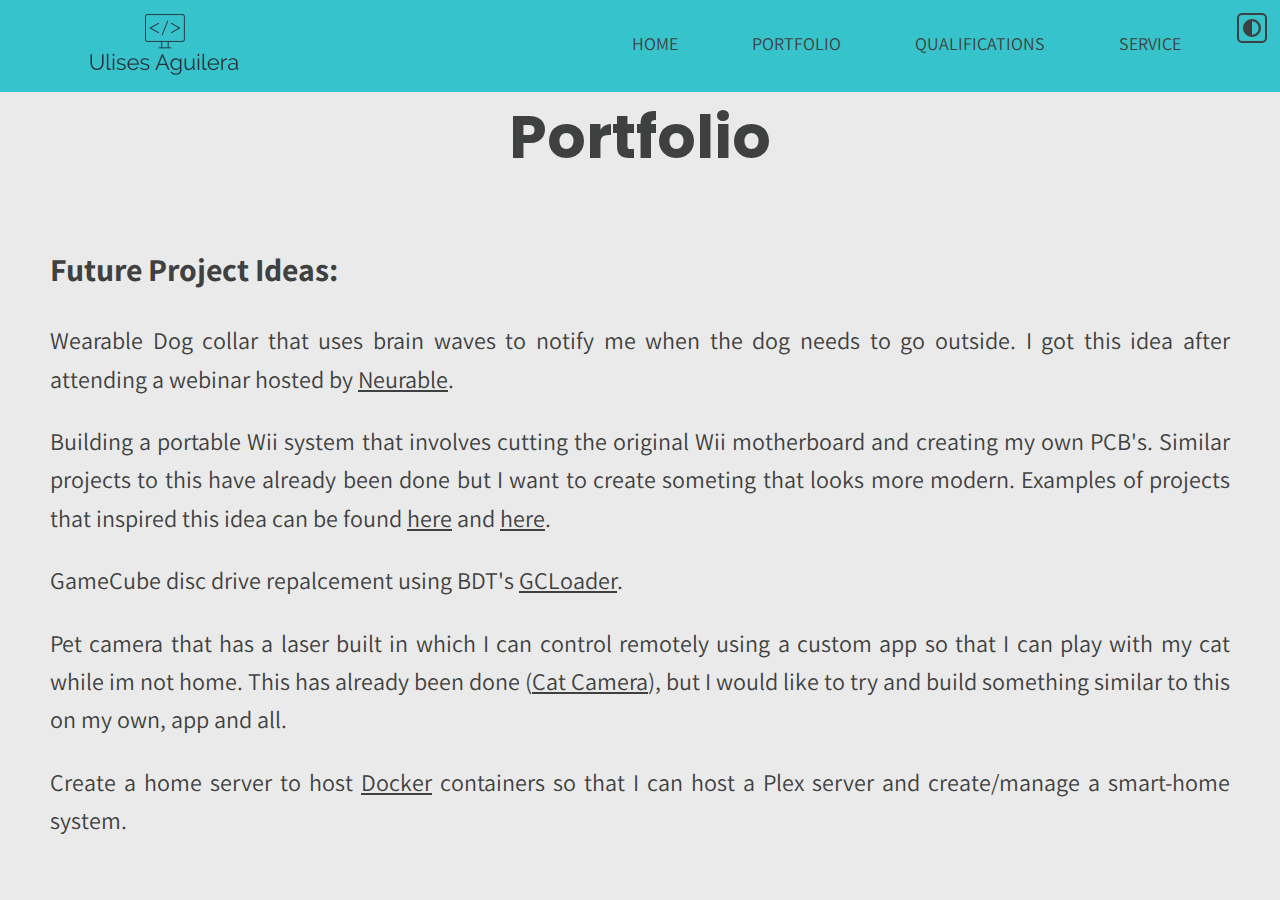
<file: portfolio.html>
<!DOCTYPE html>
<html>

<head>
<title>Portfolio</title>
<meta http-equiv="Content-Type" content="text/html; charset=iso-8859-1">
<link rel="stylesheet" href="WebStyle.css">
</head>

<header>
  <div class="container">
    
    <img src="logo.png" alt="logo" class="logo">

    <nav>
      <ul>
        <li><a href="index.html">Home</a></li>
        <li><a href="portfolio.html">Portfolio</a></li>
        <li><a href="qualifications.html">Qualifications</a></li>
        <li><a href="service.html">Service</a></li> 
      </ul>
    </nav>

  </div>
</header>

<button 
  id="dark-mode-toggle" 
  class="dark-mode-toggle"
  aria-label="toggle dark mode"
>

  <svg 
    width="100%" 
    xmlns="http://www.w3.org/2000/svg" 
    viewBox="0 0 496 496"
  >
    <path 
      fill="currentColor" 
      d="M8,256C8,393,119,504,256,504S504,393,504,256,393,8,256,8,8,119,8,256ZM256,440V72a184,184,0,0,1,0,368Z"
      transform="translate(-8 -8)"
    />
  </svg>
</button>

<body> 
  <h1>Portfolio</h1>

  <h2>Future Project Ideas:</h2>

  <p></p>
  <p>Wearable Dog collar that uses brain waves to notify me when the dog needs to go outside. I got this idea after attending a webinar hosted by <a href="https://neurable.com/">Neurable</a>.</p>
  <p>Building a portable Wii system that involves cutting the original Wii motherboard and creating my own PCB's. Similar projects to this have already been done but I want to create someting that looks more modern. Examples of projects that inspired this idea can be found <a href="https://www.youtube.com/watch?v=nh1vNDcXZbA&ab_channel=GingerOfOz">here</a> and <a href="https://www.youtube.com/watch?v=B3e_G_tBOJU&ab_channel=GingerOfOz">here</a>.</p>
  <p>GameCube disc drive repalcement using BDT's <a href="https://www.black-dog.tech/gc-loader-pnp.html">GCLoader</a>.</p>
  <p>Pet camera that has a laser built in which I can control remotely using a custom app so that I can play with my cat while im not home. This has already been done (<a href="https://www.amazon.com/VSTARCAM-Wireless-Monitor-Control-Security/dp/B07Z3RJGZD">Cat Camera</a>), but I would like to try and build something similar to this on my own, app and all.</p>
  <p>Create a home server to host <a href="https://www.docker.com/">Docker</a> containers so that I can host a Plex server and create/manage a smart-home system.</p>

  <script src="toggle.js"></script>
</body>

</html>
</file>
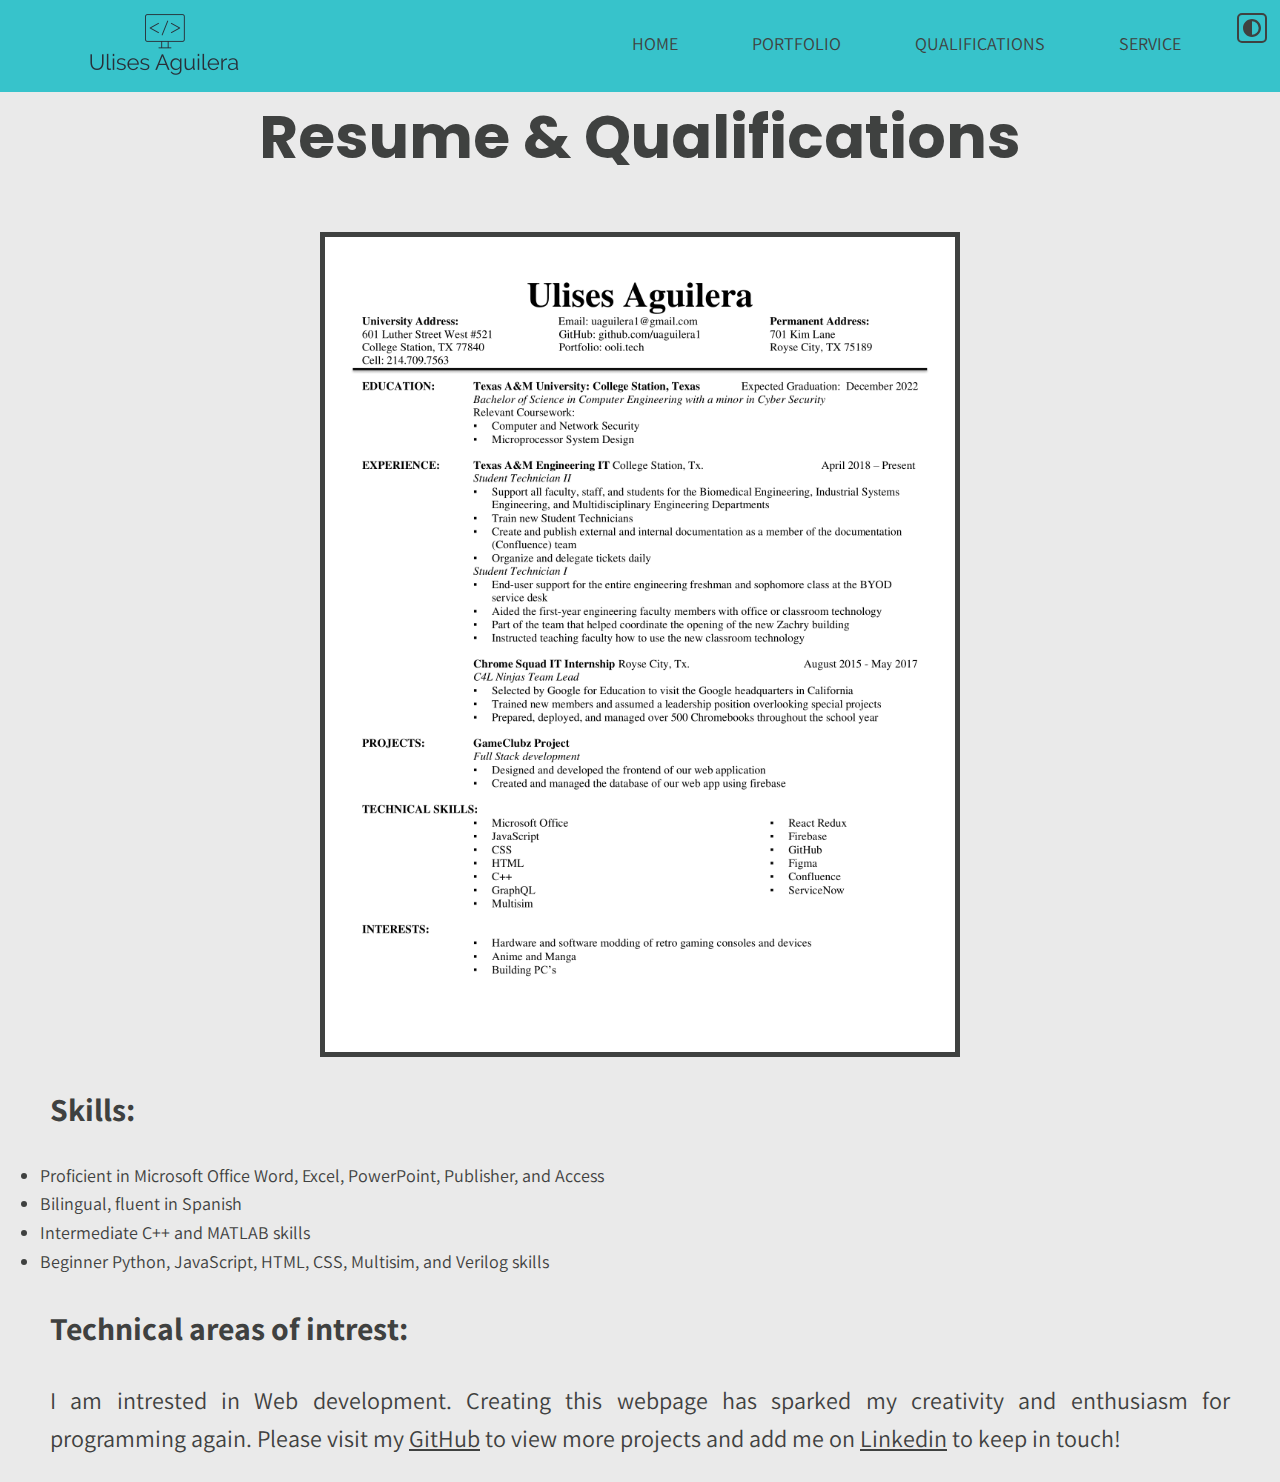
<file: qualifications.html>
<!DOCTYPE html>
<html>

<head>
<title>Resume & Qualifications</title>
<meta http-equiv="Content-Type" content="text/html; charset=iso-8859-1">
<link rel="stylesheet" href="WebStyle.css">
</head>

<header>
  <div class="container">
    
    <img src="logo.png" alt="logo" class="logo">

    <nav>
      <ul>
        <li><a href="index.html">Home</a></li>
        <li><a href="portfolio.html">Portfolio</a></li>
        <li><a href="qualifications.html">Qualifications</a></li>
        <li><a href="service.html">Service</a></li> 
      </ul>
    </nav>

  </div>
</header>

<button 
  id="dark-mode-toggle" 
  class="dark-mode-toggle"
  aria-label="toggle dark mode"
>

  <svg 
    width="100%" 
    xmlns="http://www.w3.org/2000/svg" 
    viewBox="0 0 496 496"
  >
    <path 
      fill="currentColor" 
      d="M8,256C8,393,119,504,256,504S504,393,504,256,393,8,256,8,8,119,8,256ZM256,440V72a184,184,0,0,1,0,368Z"
      transform="translate(-8 -8)"
    />
  </svg>
</button>

<body> 
  <h1>Resume & Qualifications</h1>
  <img src="resume.png" alt="resume" class="resume">
  
  <h2>Skills: </h2>

  <p>
    <ul>
      <li>Proficient in Microsoft Office Word, Excel, PowerPoint, Publisher, and Access</li>
      <li>Bilingual, fluent in Spanish</li>
      <li>Intermediate C++ and MATLAB skills</li>
      <li>Beginner Python, JavaScript, HTML, CSS, Multisim, and Verilog skills</li>
    </ul>
  </p>

  <h2>Technical areas of intrest: </h2>
  <p>
    I am intrested in Web development. Creating this webpage has sparked my creativity and enthusiasm for programming again. Please visit my <a href="https://github.tamu.edu/ulises">GitHub</a> to view more projects and add me on <a href="https://www.linkedin.com/in/ulises-aguilera-54101617a/">Linkedin</a> to keep in touch!
  </p>

  <script src="toggle.js"></script>
</body>

</html>
</file>
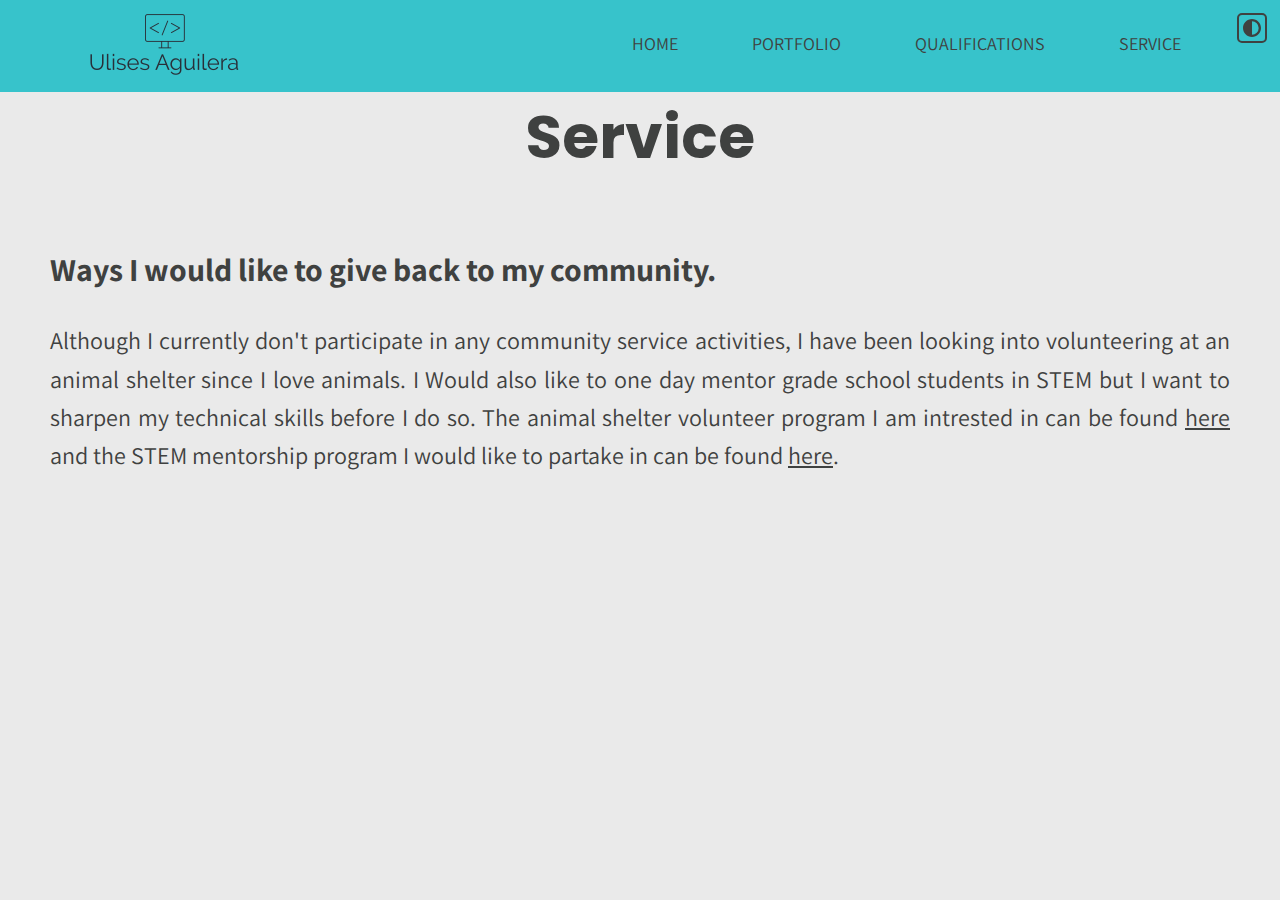
<file: service.html>
<!DOCTYPE html>
<html>

<head>
<title>Service</title>
<meta http-equiv="Content-Type" content="text/html; charset=iso-8859-1">
<link rel="stylesheet" href="WebStyle.css">
</head>

<header>
  <div class="container">
    
    <img src="logo.png" alt="logo" class="logo">

    <nav>
      <ul>
        <li><a href="index.html">Home</a></li>
        <li><a href="portfolio.html">Portfolio</a></li>
        <li><a href="qualifications.html">Qualifications</a></li>
        <li><a href="service.html">Service</a></li> 
      </ul>
    </nav>

  </div>
</header>

<button 
  id="dark-mode-toggle" 
  class="dark-mode-toggle"
  aria-label="toggle dark mode"
>

  <svg 
    width="100%" 
    xmlns="http://www.w3.org/2000/svg" 
    viewBox="0 0 496 496"
  >
    <path 
      fill="currentColor" 
      d="M8,256C8,393,119,504,256,504S504,393,504,256,393,8,256,8,8,119,8,256ZM256,440V72a184,184,0,0,1,0,368Z"
      transform="translate(-8 -8)"
    />
  </svg>
</button>

<body> 
  <h1>Service</h1>

  <h2>
    Ways I would like to give back to my community.
  </h2>

  <p>
    Although I currently don't participate in any community service activities, I have been looking into volunteering at an animal shelter since I love animals. I Would also like to one day mentor grade school students in STEM but I want to sharpen my technical skills before I do so. The animal shelter volunteer program I am intrested in can be found <a href="https://aggielandhumane.org/volunteer-program/">here</a> and the STEM mentorship program I would like to partake in can be found <a href="https://stemmentoringprogram.org/">here</a>.
  </p>

  <script src="toggle.js"></script>
</body>

</html>
</file>
<file: WebStyle.css>
@import url("https://fonts.googleapis.com/css?family=Assistant:400,700|Poppins:400,700");

*,
*::before,
*::after {
  box-sizing: border-box;
}

:root {
  --clr-light: #eaeaea;
  --clr-dark: #3f4140;
  --clr-header:#37c3cb;

  --foreground: var(--clr-dark);
  --background: var(--clr-light);
  --header: var(--clr-header);

  --ff-title: "Poppins", sans-serif;
  --ff-body: "Assistant", sans-serif;
}

.darkmode {
    --clr-light: #eaeaea;
    --clr-dark: #3f4140;
    --clr-header:#cb3f37;

    --foreground: var(--clr-light);
    --background: var(--clr-dark);
    --header: var(--clr-header);
}

body {
  margin: 0;
  background: var(--background);
  color: var(--foreground);
  font-family: var(--ff-body);
  font-size: 18px;
  line-height: 1.6;
}

h1 {
  font-size: 60px;
  font-family: var(--ff-title);
  margin: 0 0 0.25em;
  line-height: 1;
  text-align: center;
  padding-top: 15px;
  padding-bottom: 50px;
}

h2 {
  margin-left: 50px;
  line-height: auto;
  font-size: 32px;
  text-align: justify;
}

p {
  margin-left: 50px;
  margin-right: 50px;
  line-height: auto;
  font-size: 24px;
  text-align: justify;
}

.indent {
  text-indent: 50px;
}

p a {
  color: var(--foreground);
  text-decoration: bold;
}

.dark-mode-toggle {
  position: absolute;
  z-index: 100;
  top: 1em;
  right: 1em;
  color: var(--foreground);
  border: 2px solid currentColor;
  padding: 4px;
  background: transparent;
  cursor: pointer;
  border-radius: 5px;
  width: 30px;
  height: 30px;
}

.container {
    width: 90%;
    margin: 0 auto;
}

header {
    background: var(--header);
}

header::after {
  content: '';
  display: table;
  clear: both;
}

.logo {
  float: left;
  padding: 2px 0;
}

nav {
  float: right;
}

nav ul {
  margin: 0;
  padding: 0;
  list-style: none;
}

nav li {
  display: inline-block;
  margin: 0 35px;
  padding-top: 30px;

  position: relative;
}

nav a {
  color: var(--foreground);
  text-decoration: none;
  text-transform: uppercase;
}

nav a:hover {
  color:var(--background);
}

nav a::before {
  content: '';
  display: block;
  height: 5px;
  background-color: var(--foreground);

  position: absolute;
  top: 0;
  width: 0%;

  transition: all ease-in-out 250ms;
}

nav a:hover::before {
  width: 100%;
}

.resume {
  display: block;
  margin-left: auto;
  margin-right: auto;
  width: 50%;
  border: 5px solid var(--foreground);
}
</file>
